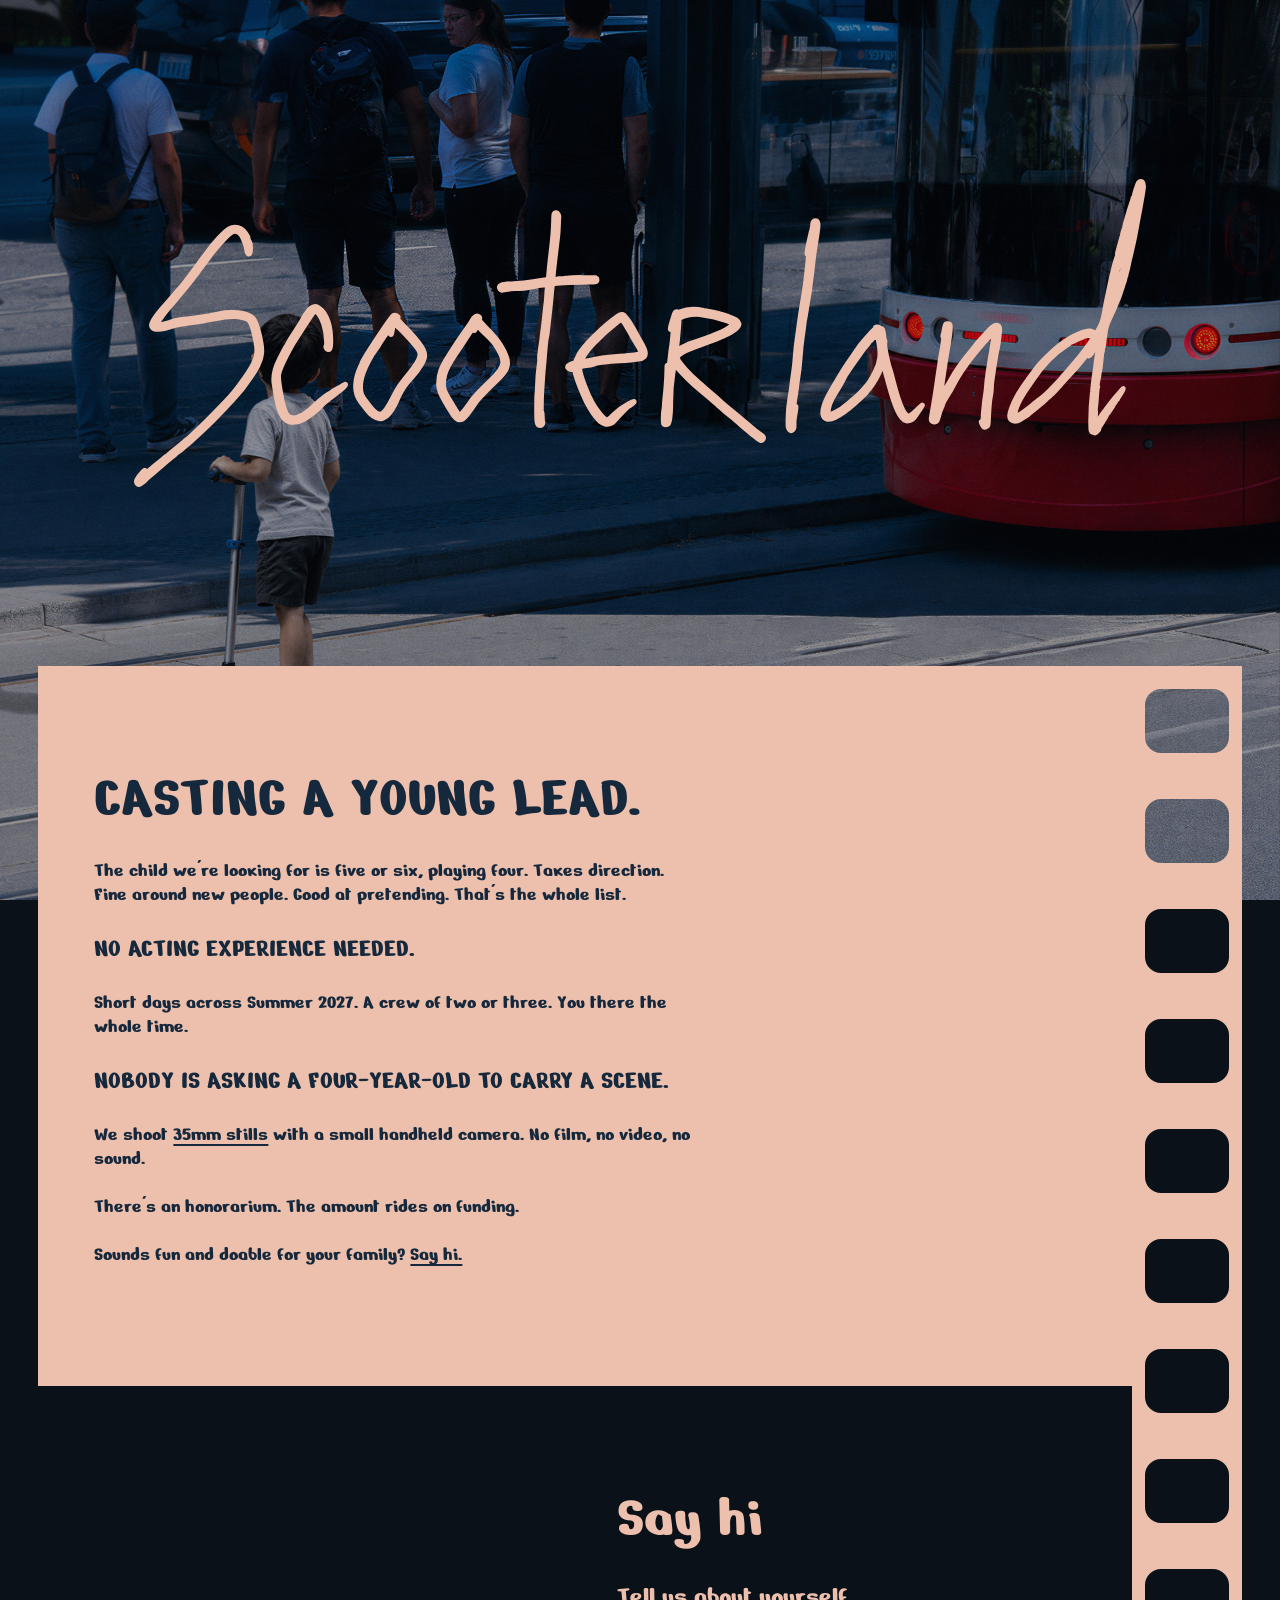
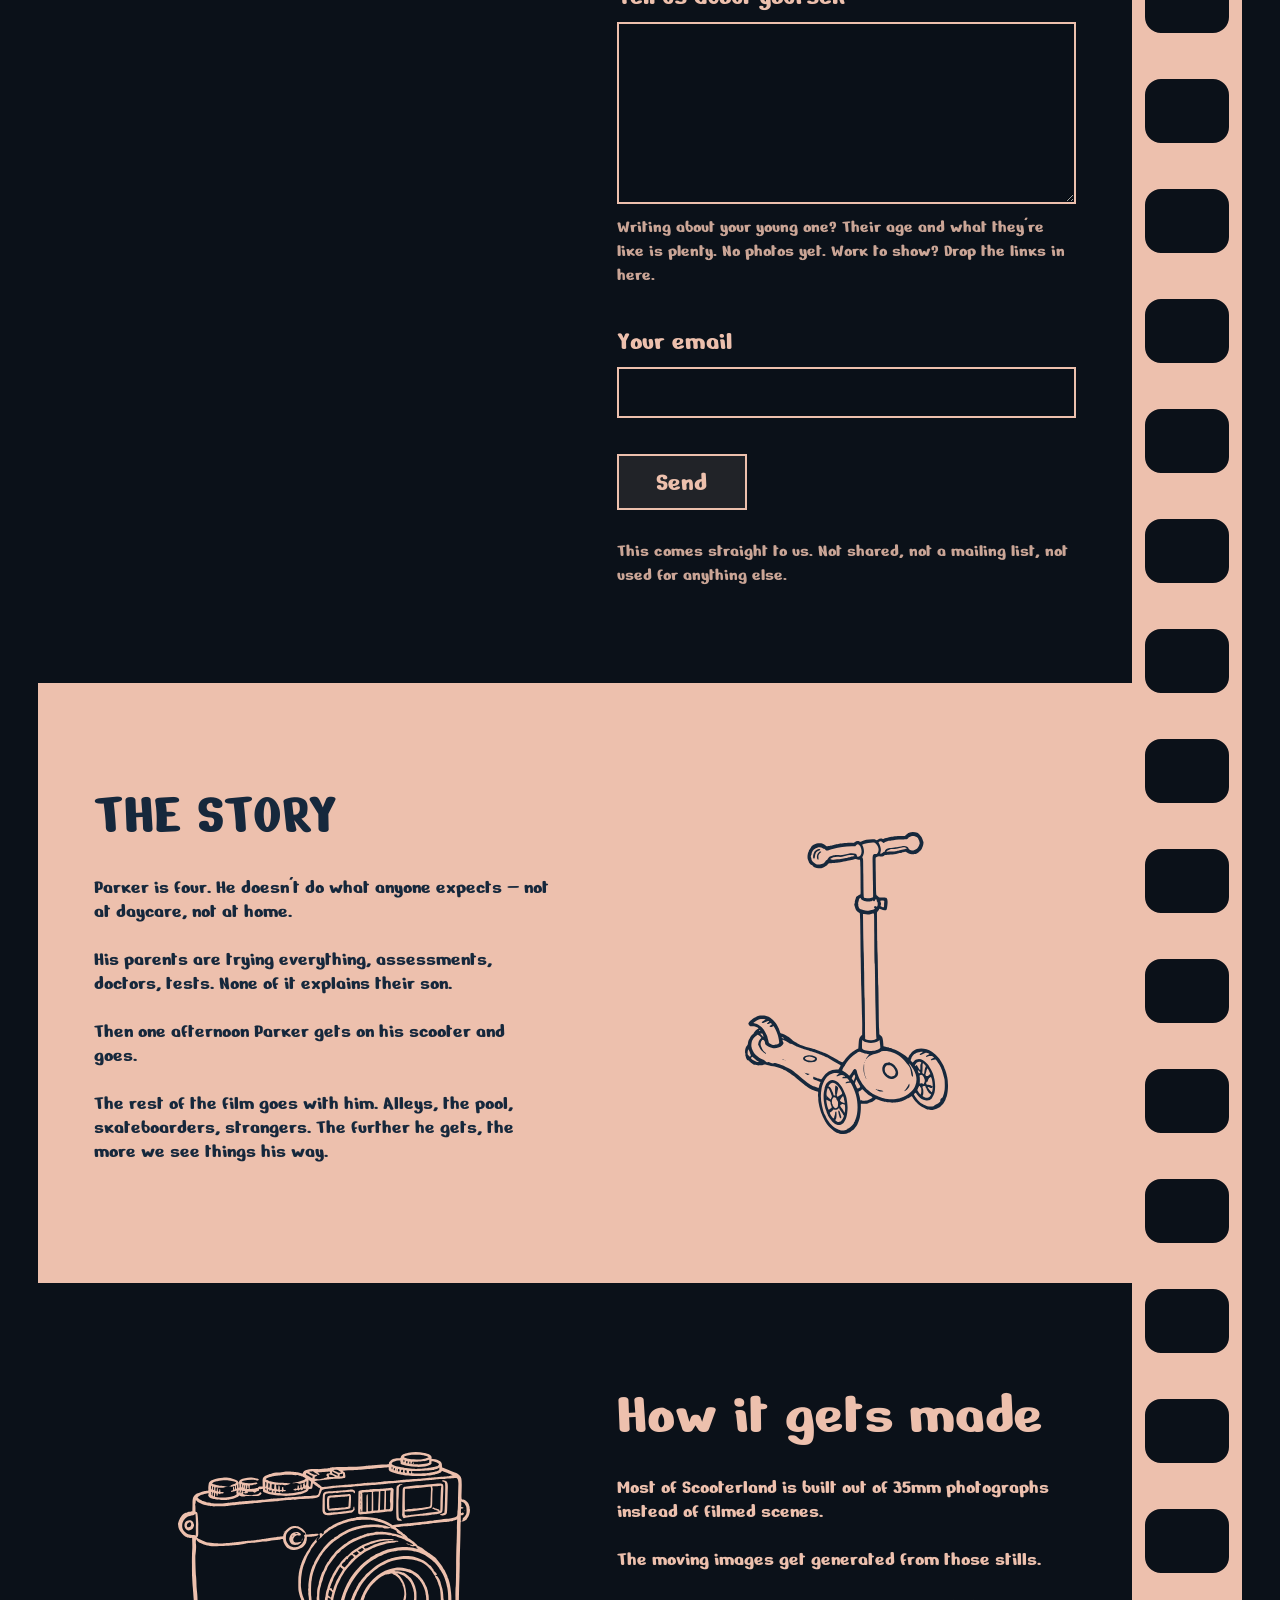
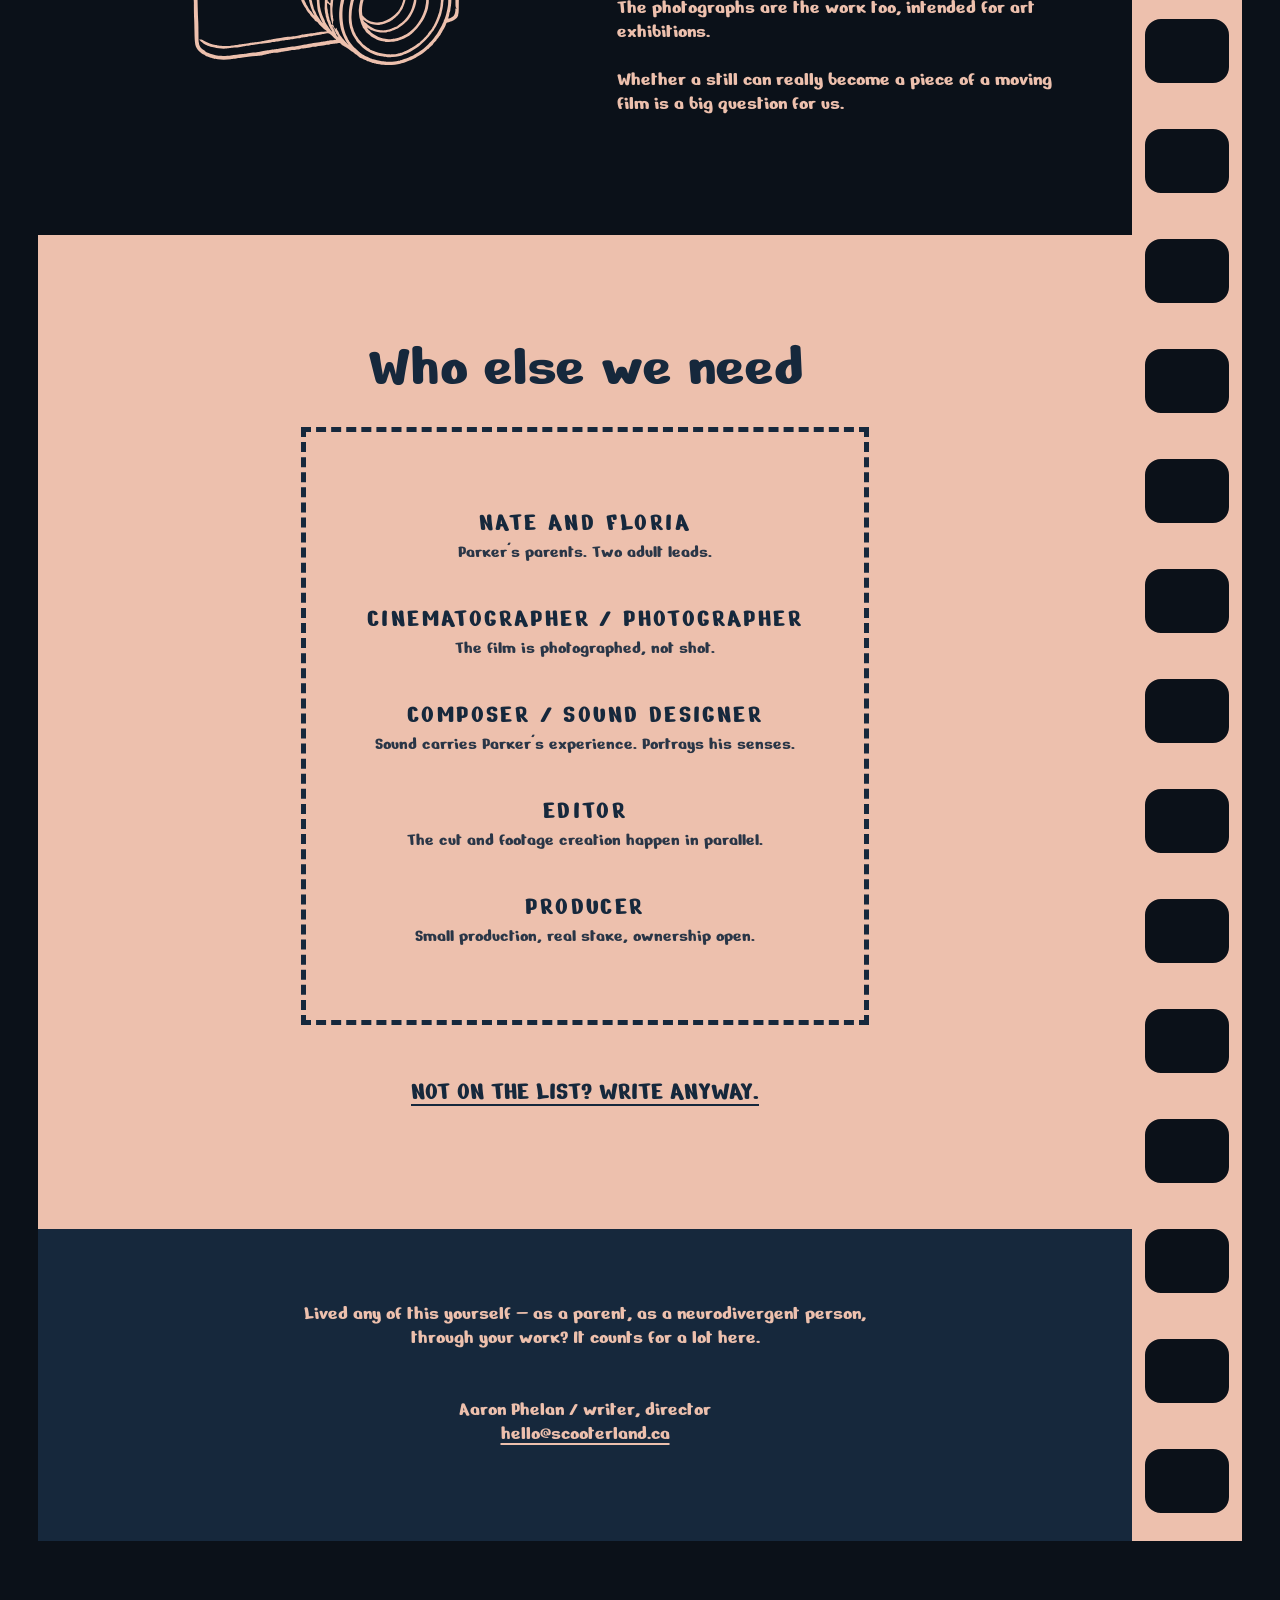
<file: index.html>
<!doctype html>
<html lang="en">
<head>
<meta charset="utf-8">
<meta name="viewport" content="width=device-width, initial-scale=1">
<title>Scooterland — casting a young lead</title>
<meta name="description" content="Scooterland is casting a young lead. A Toronto film built out of 35mm photographs.">

<link rel="icon" href="favicon.svg" type="image/svg+xml">
<link rel="icon" href="favicon.ico" sizes="32x32">
<link rel="apple-touch-icon" href="icon-180.png">

<link rel="preconnect" href="https://fonts.googleapis.com">
<link rel="preconnect" href="https://fonts.gstatic.com" crossorigin>
<link href="https://fonts.googleapis.com/css2?family=Nerko+One&display=swap" rel="stylesheet">
<link rel="stylesheet" href="style.css">
</head>
<body>

<!-- The site. Version F of the drafts, promoted to index.html on 2026-08-26
     when Aaron picked it; A–E and the draft 3 pair are in bu/web_versions/.

     One fixed photograph with a strip of frames running down it:
     peach panels in navy ink alternating with open panels that are nothing
     but the picture, in peach ink. The panels stop short of both
     edges and a sprocket rail runs down the right-hand margin. Below 900px
     the panels go edge to edge and the rail goes away. Reasoning is in
     style.css.

     COPY. Everything below is outreach/site_copy_short.md, swapped in whole on
     2026-08-26. Aaron edits that file by hand; this page is slots for it. If
     the words here and there disagree, that file is right and this one is
     stale. -->

<div class="bg" role="img" aria-label="A child on a scooter beside a Toronto streetcar"></div>
<div class="scrim" aria-hidden="true"></div>

<header class="hero">
  <h1 class="wordmark"><img src="scooterland_wm_film.svg" alt="Scooterland" width="571" height="174"></h1>
</header>

<div class="reel">
  <div class="sprockets" aria-hidden="true"></div>

  <!-- 1. Casting. Film panel, copy left. "35mm stills" jumps down to the
       method panel, which is where that sentence gets answered. -->
  <section class="band band-film">
    <div class="inner">
      <div class="col-text">
        <h2>CASTING A YOUNG LEAD.</h2>
        <p>The child we're looking for is five or six, playing four. Takes direction. Fine around new people. Good at pretending. That's the whole list.</p>
        <p class="shout">NO ACTING EXPERIENCE NEEDED.</p>
        <p>Short days across Summer 2027. A crew of two or three. You there the whole time.</p>
        <p class="shout">NOBODY IS ASKING A FOUR-YEAR-OLD TO CARRY A SCENE.</p>
        <p>We shoot <a href="#method">35mm stills</a> with a small handheld camera. No film, no video, no sound.</p>
        <p>There's an honorarium. The amount rides on funding.</p>
        <p>Sounds fun and doable for your family? <a href="#sayhi">Say hi.</a></p>
      </div>
    </div>
  </section>

  <!-- 2. The form. Open panel: no fill, the photograph behind it, form pushed
       right and the left half left to the picture. -->
  <section class="band band-open" id="sayhi">
    <div class="inner inner-split">
      <div class="col-art" aria-hidden="true"></div>
      <div class="col-text" id="sayhi-panel">
        <h2 id="sayhi-title">Say hi</h2>

        <!-- Netlify Forms, carried over from version B unchanged. Does nothing
             when the file is opened locally; it only works once deployed.
             Leave the attributes, the hidden form-name and the honeypot alone —
             this has never been tested end to end.

             2026-08-26: the page now posts this itself and swaps the thank-you
             into this panel, so nobody leaves the site to be thanked. The
             markup is untouched, because Netlify reads it at deploy time and
             does not care how the browser sends the data. action="/thanks.html"
             stays for the case where the script never runs. Script at the foot
             of the file. -->
        <form id="sayhi-form" name="scooterland" method="POST" action="/thanks.html"
              data-netlify="true" data-netlify-honeypot="bot-field">

          <input type="hidden" name="form-name" value="scooterland">
          <p hidden><label>Leave this empty: <input name="bot-field"></label></p>

          <div class="field-set">
            <label for="message">Tell us about yourself</label>
            <textarea id="message" name="message" rows="6" required></textarea>
            <p class="help">Writing about your young one? Their age and what they're like is plenty. No photos yet. Work to show? Drop the links in here.</p>
          </div>

          <div class="field-set">
            <label for="email">Your email</label>
            <input id="email" name="email" type="email" autocomplete="email" required>
          </div>

          <p class="form-error" id="sayhi-error" role="alert" hidden>That didn't send — it may be the connection. Nothing you typed is lost, so try again, or write to <a href="mailto:hello@scooterland.ca">hello@scooterland.ca</a>.</p>

          <button type="submit">Send</button>

          <p class="privacy">This comes straight to us. Not shared, not a mailing list, not used for anything else.</p>
        </form>

        <!-- Where the send lands. The same words as thanks.html, which is now
             only the fallback for a browser with JS off. Two copies of one
             message: an edit here wants the same edit there, and this is the
             one almost everybody reads. -->
        <div id="sayhi-done" hidden>
          <h2 tabindex="-1">Got it. Thanks.</h2>
          <p>We read everything that comes in and we'll write back.</p>
          <p class="privacy">Need to add something, or want your note deleted? <a href="mailto:hello@scooterland.ca">hello@scooterland.ca</a></p>
        </div>
      </div>
    </div>
  </section>

  <!-- 3. The story. Peach panel, copy left, scooter centred in the right half. -->
  <section class="band band-film">
    <div class="inner inner-split inner-swap">
      <div class="col-text">
        <h2>THE STORY</h2>
        <p>Parker is four. He doesn't do what anyone expects — not at daycare, not at home.</p>
        <p>His parents are trying everything, assessments, doctors, tests. None of it explains their son.</p>
        <p>Then one afternoon Parker gets on his scooter and goes.</p>
        <p>The rest of the film goes with him. Alleys, the pool, skateboarders, strangers. The further he gets, the more we see things his way.</p>
      </div>
      <div class="col-art">
        <img class="art art-scooter" src="scooter_navy.svg" alt="" width="150" height="224">
      </div>
    </div>
  </section>

  <!-- 4. Method. Open panel, camera in peach on the picture. Target of the
       "35mm stills" link in panel 1. -->
  <section class="band band-open" id="method">
    <div class="inner inner-split">
      <div class="col-art">
        <img class="art art-camera" src="camera_peach.svg" alt="" width="189" height="138">
      </div>
      <div class="col-text">
        <h2>How it gets made</h2>
        <p>Most of Scooterland is built out of 35mm photographs instead of filmed scenes.</p>
        <p>The moving images get generated from those stills.</p>
        <p>The photographs are the work too, intended for art exhibitions.</p>
        <p>Whether a still can really become a piece of a moving film is a big question for us.</p>
      </div>
    </div>
  </section>

  <!-- 5. Who else. Film panel; the roles are boxed as end credits. -->
  <section class="band band-film">
    <div class="inner inner-narrow">
      <h2 class="centred">Who else we need</h2>

      <ol class="credits">
        <li>
          <span class="credit-role">Nate and Floria</span>
          <span class="credit-note">Parker's parents. Two adult leads.</span>
        </li>
        <li>
          <span class="credit-role">Cinematographer / Photographer</span>
          <span class="credit-note">The film is photographed, not shot.</span>
        </li>
        <li>
          <span class="credit-role">Composer / Sound Designer</span>
          <span class="credit-note">Sound carries Parker's experience. Portrays his senses.</span>
        </li>
        <li>
          <span class="credit-role">Editor</span>
          <span class="credit-note">The cut and footage creation happen in parallel.</span>
        </li>
        <li>
          <span class="credit-role">Producer</span>
          <span class="credit-note">Small production, real stake, ownership open.</span>
        </li>
      </ol>

      <p class="shout centred"><a href="#sayhi">NOT ON THE LIST? WRITE ANYWAY.</a></p>
    </div>
  </section>

  <!-- 6. Closing. Solid navy, centred: the reel ends on a black frame. -->
  <section class="band band-navy band-close">
    <div class="inner inner-narrow centred">
      <p>Lived any of this yourself — as a parent, as a neurodivergent person, through your work? It counts for a lot here.</p>
      <p class="sign">Aaron Phelan / writer, director<br>
        <a href="mailto:hello@scooterland.ca">hello@scooterland.ca</a></p>
    </div>
  </section>

</div>

<div class="tail" aria-hidden="true"></div>

<script>
/* The only script on the page. The photograph is clearest at rest, so the
   veil over it starts thin and thickens across the first screen of scroll,
   reaching the value the peach copy needs to be readable over the picture.
   The film panels are opaque and unaffected. If this never runs, the CSS
   default is already that readable value. */
(function () {
  var root = document.documentElement;
  var thin = 0.28, full = 0.72, pending = false;
  function set() {
    pending = false;
    var t = Math.min(1, window.scrollY / Math.max(1, window.innerHeight * 0.8));
    root.style.setProperty('--scrim', (thin + (full - thin) * t).toFixed(3));
  }
  function onScroll() {
    if (!pending) { pending = true; requestAnimationFrame(set); }
  }
  set();
  window.addEventListener('scroll', onScroll, { passive: true });
  window.addEventListener('resize', onScroll);
})();

/* Links that point at the form put the cursor in the box. The href does all
   the work it already did — the browser still jumps to the top of the panel,
   still smoothly — and this only moves focus afterwards. preventScroll is the
   whole trick: without it the browser hauls the textarea to the middle of the
   window and you land halfway down a panel with its heading cut off.

   Not on a phone. Focusing a textarea there throws the keyboard up over the
   panel you just arrived at, so you never see "Say hi" at all. 900px is the
   same breakpoint the layout uses. */
(function () {
  var box = document.getElementById('message');
  if (!box) return;
  var links = document.querySelectorAll('a[href="#sayhi"]');
  for (var i = 0; i < links.length; i++) {
    links[i].addEventListener('click', function () {
      if (window.matchMedia('(max-width: 900px)').matches) return;
      /* After the default action, not during it. The href's own fragment jump
         resets where focus sits, so focusing inside the handler is undone a
         moment later by the browser — measured, not guessed. */
      setTimeout(function () { box.focus({ preventScroll: true }); }, 0);
    });
  }
})();

/* Sending the form without leaving the page.

   Netlify finds a form by parsing this file when the site deploys — that is
   the whole of what data-netlify does — and it has no interest in how the
   browser eventually sends the data. So the markup above is untouched and
   this posts the same fields itself. Three things in the body are
   load-bearing: form-name, which is what routes the submission to the right
   form; the empty bot-field honeypot; and the urlencoded content type. The
   POST goes to "/" by convention; any path on the site is handled the same.

   With JS off none of this runs, the browser submits the ordinary way, and
   action="/thanks.html" catches it. That page is the fallback, not the path.

   This cannot be tested from disk. There is no Netlify to POST to when the
   file is opened locally, so the fetch fails and what you see is the error
   line. Test it on a deploy preview, then delete the test submissions. */
(function () {
  var form  = document.getElementById('sayhi-form');
  var panel = document.getElementById('sayhi-panel');
  var title = document.getElementById('sayhi-title');
  var done  = document.getElementById('sayhi-done');
  var oops  = document.getElementById('sayhi-error');
  if (!form || !panel || !done) return;

  var button = form.querySelector('button[type="submit"]');
  var label  = button ? button.textContent : '';
  var calm   = window.matchMedia('(prefers-reduced-motion: reduce)').matches;
  var fade   = calm ? 0 : 180;

  /* Nothing here fires until the fields are valid: the browser's own
     validation runs first and blocks the submit event entirely, so required
     and type="email" still do their own telling off. */
  form.addEventListener('submit', function (e) {
    e.preventDefault();
    if (oops) oops.hidden = true;
    if (button) { button.disabled = true; button.textContent = 'Sending…'; }

    fetch('/', {
      method: 'POST',
      headers: { 'Content-Type': 'application/x-www-form-urlencoded' },
      body: new URLSearchParams(new FormData(form)).toString()
    }).then(function (r) {
      if (!r.ok) throw new Error(r.status);
      swap();
    }).catch(function () {
      /* Everything typed stays in the boxes. Losing a paragraph somebody
         wrote about their child to a dropped connection is the one failure
         this form cannot afford. */
      if (button) { button.disabled = false; button.textContent = label; }
      if (oops) oops.hidden = false;
    });
  });

  function swap() {
    /* Freeze the height first. The form stands about 450px taller than three
       lines of thanks, and letting the panel collapse by that much hauls the
       whole page up past the message it just printed. */
    panel.style.minHeight = panel.offsetHeight + 'px';
    if (title) title.classList.add('is-out');
    form.classList.add('is-out');

    setTimeout(function () {
      if (title) title.hidden = true;
      form.hidden = true;
      panel.classList.add('is-done');

      done.hidden = false;
      done.classList.add('is-out');
      void done.offsetWidth;          /* commit the invisible state, then fade */
      done.classList.remove('is-out');

      /* Focus, because a screen reader is otherwise told nothing at all, and
         a scroll, because the form may have been taller than the window and
         its heading long since above it. */
      var head = done.querySelector('h2');
      if (head) {
        head.focus({ preventScroll: true });
        head.scrollIntoView({ behavior: calm ? 'auto' : 'smooth', block: 'center' });
      }
    }, fade);
  }
})();
</script>

</body>
</html>
</file>
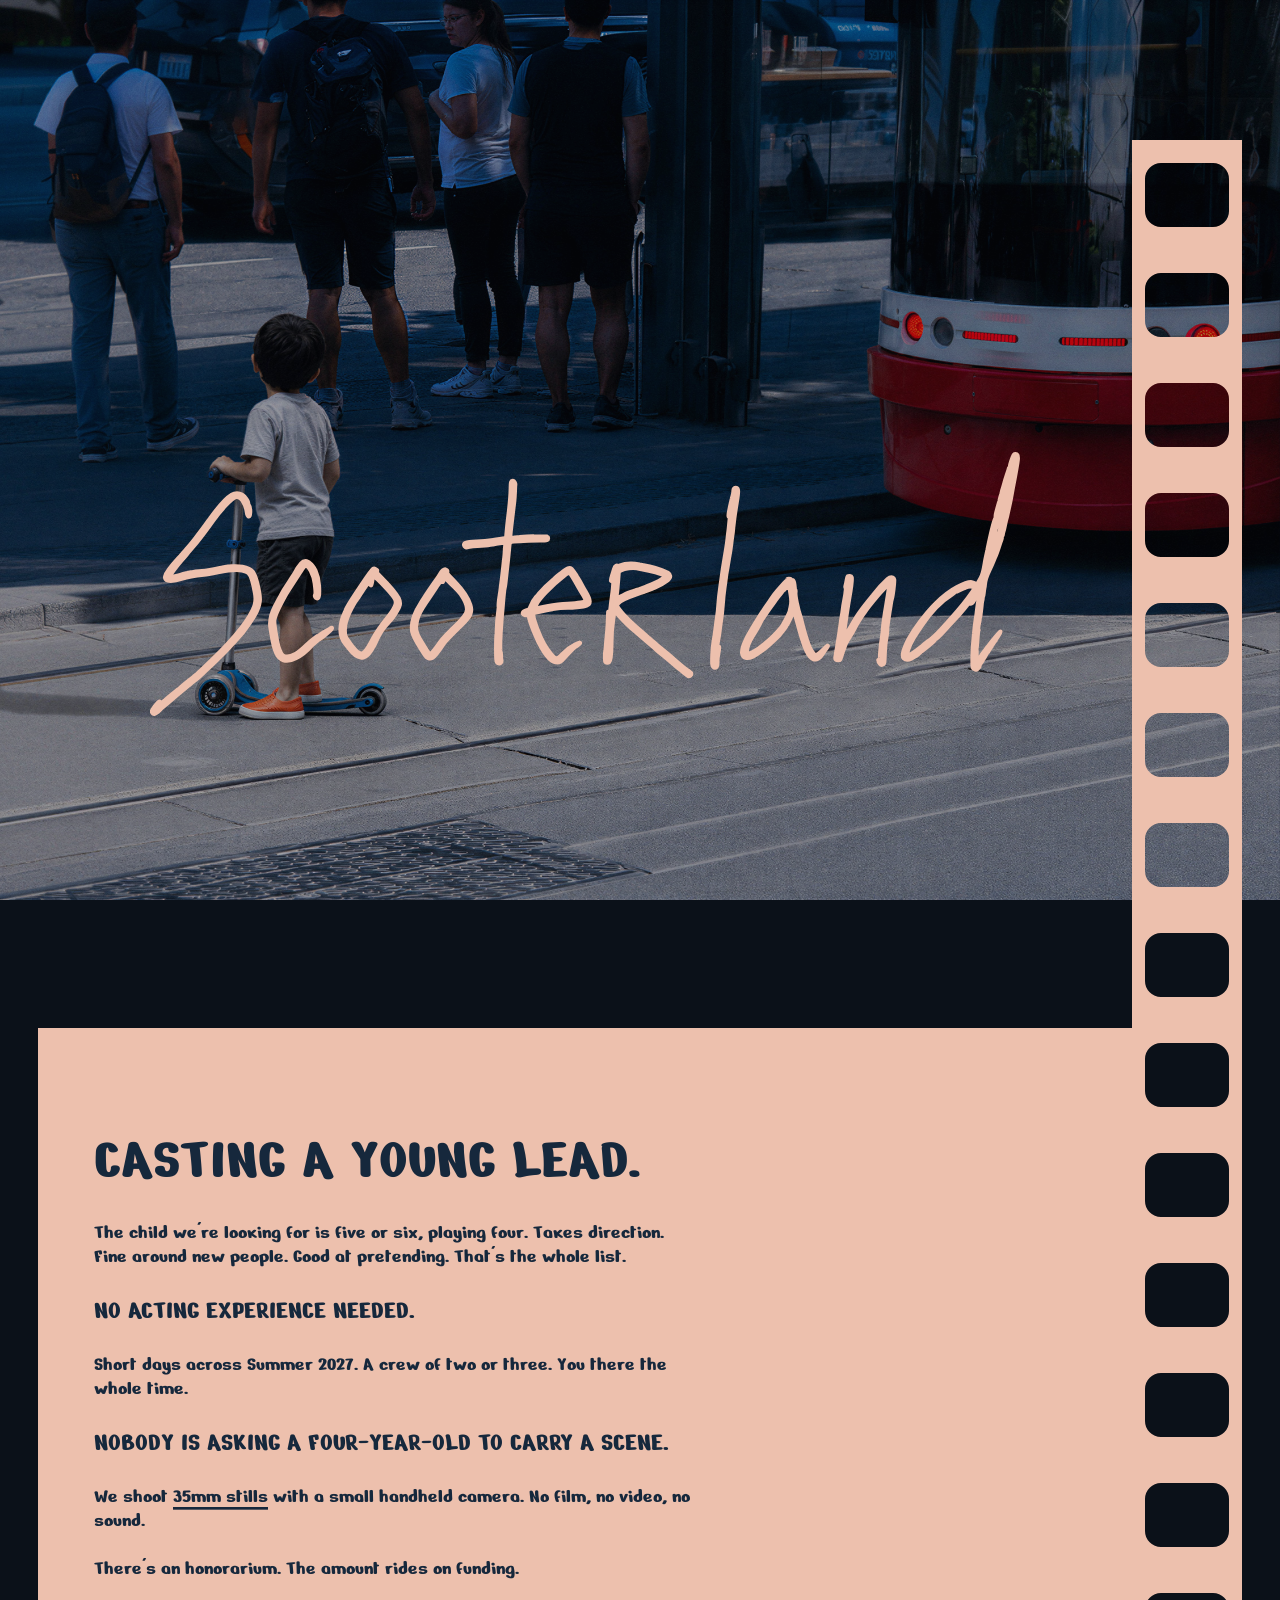
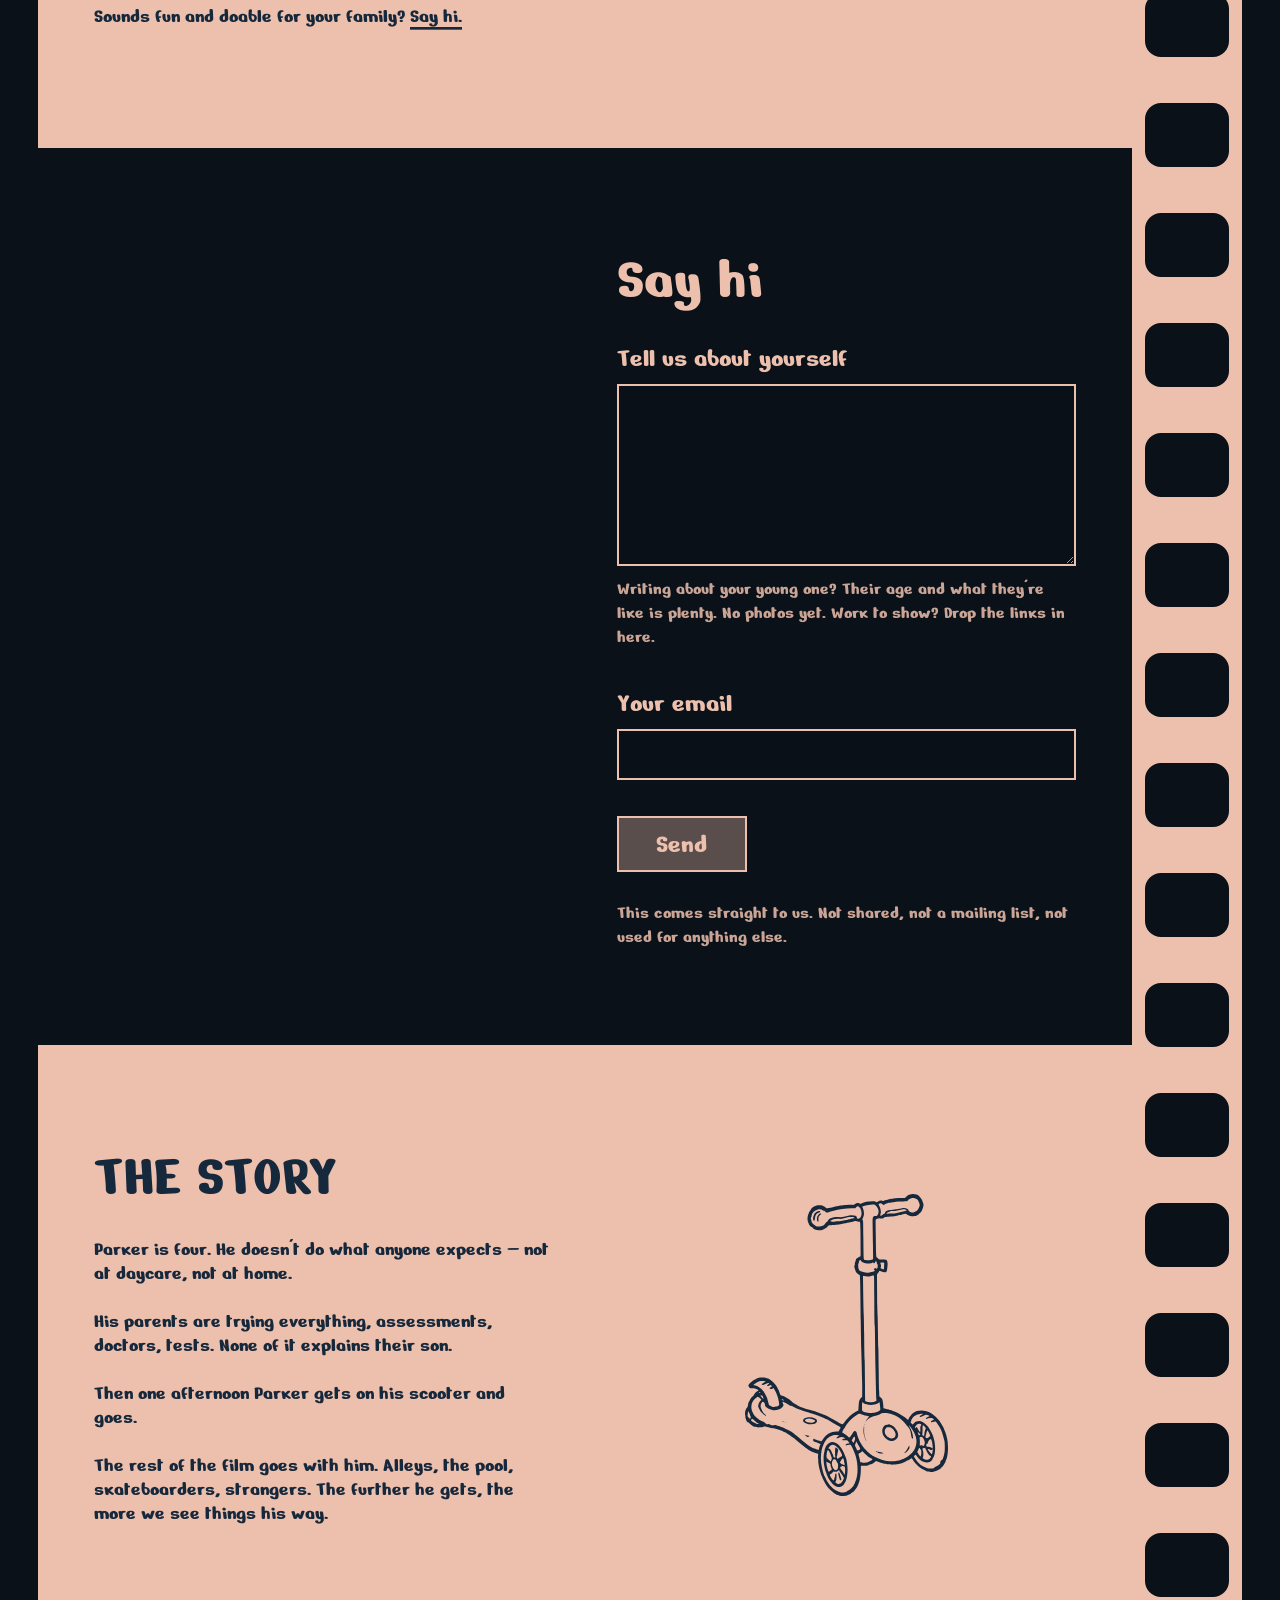
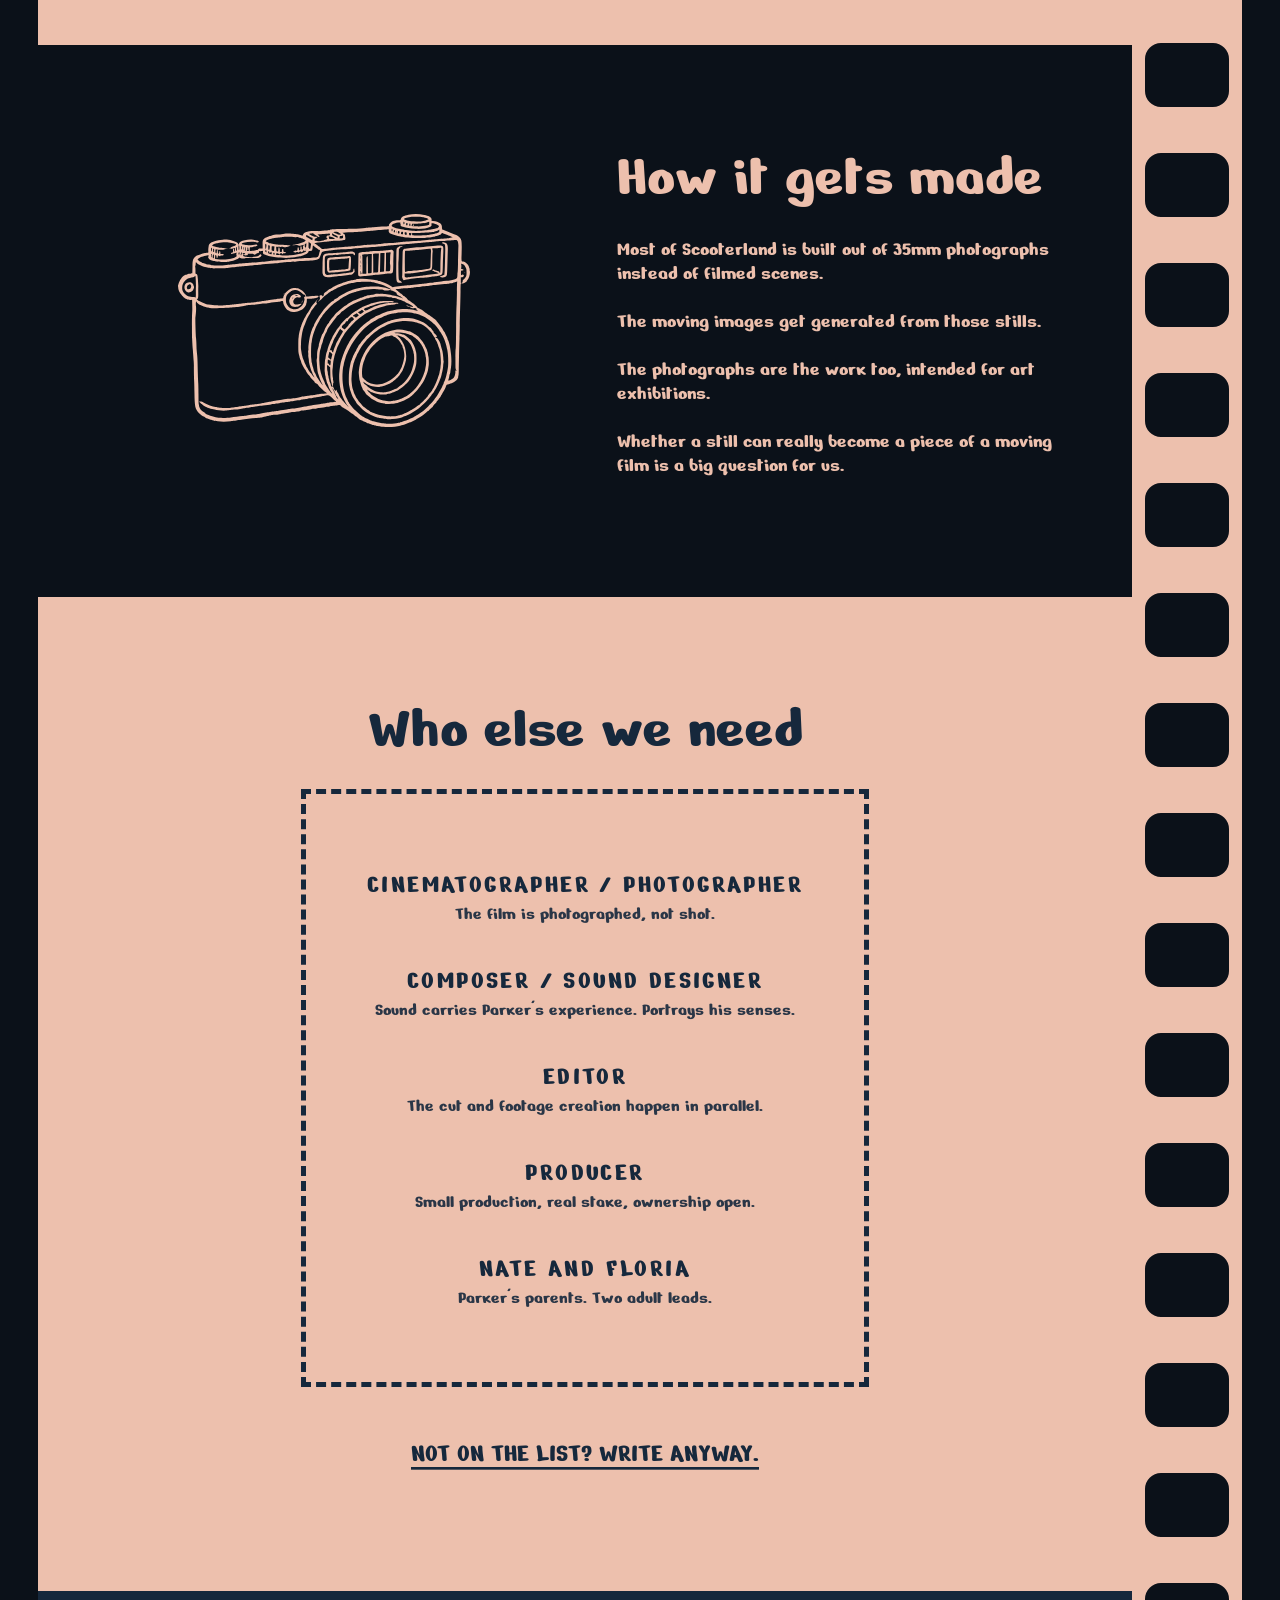
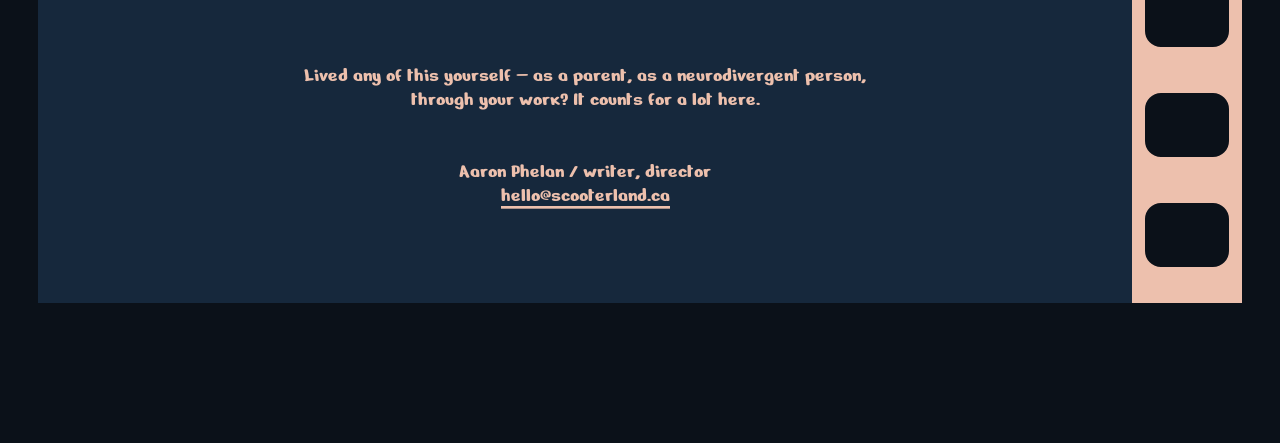
<file: g.html>
<!doctype html>
<html lang="en">
<head>
<meta charset="utf-8">
<meta name="viewport" content="width=device-width, initial-scale=1">
<title>Scooterland — casting a young lead</title>
<meta name="description" content="Scooterland is casting a young lead. A Toronto film built out of 35mm photographs.">

<link rel="icon" href="favicon.svg" type="image/svg+xml">
<link rel="icon" href="favicon.ico" sizes="32x32">
<link rel="apple-touch-icon" href="icon-180.png">

<link rel="preconnect" href="https://fonts.googleapis.com">
<link rel="preconnect" href="https://fonts.gstatic.com" crossorigin>
<link href="https://fonts.googleapis.com/css2?family=Nerko+One&display=swap" rel="stylesheet">
<link rel="stylesheet" href="g.css">
</head>
<body>

<!-- The site. Version F of the drafts, promoted to index.html on 2026-08-26
     when Aaron picked it; A–E and the draft 3 pair are in bu/web_versions/.

     One fixed photograph with a strip of frames running down it:
     peach panels in navy ink alternating with open panels that are nothing
     but the picture, in peach ink. The panels stop short of both
     edges and a sprocket rail runs down the right-hand margin. Below 900px
     the panels go edge to edge and the rail goes away. Reasoning is in
     style.css.

     COPY. Everything below is outreach/site_copy_short.md, swapped in whole on
     2026-08-26. Aaron edits that file by hand; this page is slots for it. If
     the words here and there disagree, that file is right and this one is
     stale. -->

<div class="bg" role="img" aria-label="A child on a scooter beside a Toronto streetcar"></div>
<div class="scrim" aria-hidden="true"></div>

<div class="head" aria-hidden="true"></div>

<div class="reel">
  <div class="sprockets" aria-hidden="true"></div>

  <!-- 0. The title. In the live page this is a hero standing above the reel;
       here it is the reel's first frame, so the sprocket rail runs up beside
       it like it does beside every other panel. Open frame: the photograph
       shows through and the wordmark is peach on it, which keeps the strip's
       open/film alternation intact all the way down. -->
  <header class="band band-open band-title">
    <div class="inner">
      <h1 class="wordmark"><img src="scooterland_wm_film.svg" alt="Scooterland" width="571" height="174"></h1>
    </div>
  </header>

  <!-- 1. Casting. Film panel, copy left. "35mm stills" jumps down to the
       method panel, which is where that sentence gets answered. -->
  <section class="band band-film">
    <div class="inner">
      <div class="col-text">
        <h2>CASTING A YOUNG LEAD.</h2>
        <p>The child we're looking for is five or six, playing four. Takes direction. Fine around new people. Good at pretending. That's the whole list.</p>
        <p class="shout">NO ACTING EXPERIENCE NEEDED.</p>
        <p>Short days across Summer 2027. A crew of two or three. You there the whole time.</p>
        <p class="shout">NOBODY IS ASKING A FOUR-YEAR-OLD TO CARRY A SCENE.</p>
        <p>We shoot <a href="#method">35mm stills</a> with a small handheld camera. No film, no video, no sound.</p>
        <p>There's an honorarium. The amount rides on funding.</p>
        <p>Sounds fun and doable for your family? <a href="#sayhi">Say hi.</a></p>
      </div>
    </div>
  </section>

  <!-- 2. The form. Open panel: no fill, the photograph behind it, form pushed
       right and the left half left to the picture. -->
  <section class="band band-open" id="sayhi">
    <div class="inner inner-split">
      <div class="col-art" aria-hidden="true"></div>
      <div class="col-text">
        <h2>Say hi</h2>

        <!-- Netlify Forms, carried over from version B unchanged. Does nothing
             when the file is opened locally; it only works once deployed.
             Leave the attributes, the hidden form-name and the honeypot alone —
             this has never been tested end to end. -->
        <form name="scooterland" method="POST" action="/thanks.html"
              data-netlify="true" data-netlify-honeypot="bot-field">

          <input type="hidden" name="form-name" value="scooterland">
          <p hidden><label>Leave this empty: <input name="bot-field"></label></p>

          <div class="field-set">
            <label for="message">Tell us about yourself</label>
            <textarea id="message" name="message" rows="6" required></textarea>
            <p class="help">Writing about your young one? Their age and what they're like is plenty. No photos yet. Work to show? Drop the links in here.</p>
          </div>

          <div class="field-set">
            <label for="email">Your email</label>
            <input id="email" name="email" type="email" autocomplete="email" required>
          </div>

          <button type="submit">Send</button>

          <p class="privacy">This comes straight to us. Not shared, not a mailing list, not used for anything else.</p>
        </form>
      </div>
    </div>
  </section>

  <!-- 3. The story. Peach panel, copy left, scooter centred in the right half. -->
  <section class="band band-film">
    <div class="inner inner-split inner-swap">
      <div class="col-text">
        <h2>THE STORY</h2>
        <p>Parker is four. He doesn't do what anyone expects — not at daycare, not at home.</p>
        <p>His parents are trying everything, assessments, doctors, tests. None of it explains their son.</p>
        <p>Then one afternoon Parker gets on his scooter and goes.</p>
        <p>The rest of the film goes with him. Alleys, the pool, skateboarders, strangers. The further he gets, the more we see things his way.</p>
      </div>
      <div class="col-art">
        <img class="art art-scooter" src="scooter_navy.svg" alt="" width="150" height="224">
      </div>
    </div>
  </section>

  <!-- 4. Method. Open panel, camera in peach on the picture. Target of the
       "35mm stills" link in panel 1. -->
  <section class="band band-open" id="method">
    <div class="inner inner-split">
      <div class="col-art">
        <img class="art art-camera" src="camera_peach.svg" alt="" width="189" height="138">
      </div>
      <div class="col-text">
        <h2>How it gets made</h2>
        <p>Most of Scooterland is built out of 35mm photographs instead of filmed scenes.</p>
        <p>The moving images get generated from those stills.</p>
        <p>The photographs are the work too, intended for art exhibitions.</p>
        <p>Whether a still can really become a piece of a moving film is a big question for us.</p>
      </div>
    </div>
  </section>

  <!-- 5. Who else. Film panel; the roles are boxed as end credits. -->
  <section class="band band-film">
    <div class="inner inner-narrow">
      <h2 class="centred">Who else we need</h2>

      <ol class="credits">
        <li>
          <span class="credit-role">Cinematographer / Photographer</span>
          <span class="credit-note">The film is photographed, not shot.</span>
        </li>
        <li>
          <span class="credit-role">Composer / Sound Designer</span>
          <span class="credit-note">Sound carries Parker's experience. Portrays his senses.</span>
        </li>
        <li>
          <span class="credit-role">Editor</span>
          <span class="credit-note">The cut and footage creation happen in parallel.</span>
        </li>
        <li>
          <span class="credit-role">Producer</span>
          <span class="credit-note">Small production, real stake, ownership open.</span>
        </li>
        <li>
          <span class="credit-role">Nate and Floria</span>
          <span class="credit-note">Parker's parents. Two adult leads.</span>
        </li>
      </ol>

      <p class="shout centred"><a href="#sayhi">NOT ON THE LIST? WRITE ANYWAY.</a></p>
    </div>
  </section>

  <!-- 6. Closing. Solid navy, centred: the reel ends on a black frame. -->
  <section class="band band-navy band-close">
    <div class="inner inner-narrow centred">
      <p>Lived any of this yourself — as a parent, as a neurodivergent person, through your work? It counts for a lot here.</p>
      <p class="sign">Aaron Phelan / writer, director<br>
        <a href="mailto:hello@scooterland.ca">hello@scooterland.ca</a></p>
    </div>
  </section>

</div>

<div class="tail" aria-hidden="true"></div>

<script>
/* The only script on the page. The photograph is clearest at rest, so the
   veil over it starts thin and thickens across the first screen of scroll,
   reaching the value the peach copy needs to be readable over the picture.
   The film panels are opaque and unaffected. If this never runs, the CSS
   default is already that readable value. */
(function () {
  var root = document.documentElement;
  var thin = 0.28, full = 0.72, pending = false;
  function set() {
    pending = false;
    var t = Math.min(1, window.scrollY / Math.max(1, window.innerHeight * 0.8));
    root.style.setProperty('--scrim', (thin + (full - thin) * t).toFixed(3));
  }
  function onScroll() {
    if (!pending) { pending = true; requestAnimationFrame(set); }
  }
  set();
  window.addEventListener('scroll', onScroll, { passive: true });
  window.addEventListener('resize', onScroll);
})();

/* Links that point at the form put the cursor in the box. The href does all
   the work it already did — the browser still jumps to the top of the panel,
   still smoothly — and this only moves focus afterwards. preventScroll is the
   whole trick: without it the browser hauls the textarea to the middle of the
   window and you land halfway down a panel with its heading cut off.

   Not on a phone. Focusing a textarea there throws the keyboard up over the
   panel you just arrived at, so you never see "Say hi" at all. 900px is the
   same breakpoint the layout uses. */
(function () {
  var box = document.getElementById('message');
  if (!box) return;
  var links = document.querySelectorAll('a[href="#sayhi"]');
  for (var i = 0; i < links.length; i++) {
    links[i].addEventListener('click', function () {
      if (window.matchMedia('(max-width: 900px)').matches) return;
      /* After the default action, not during it. The href's own fragment jump
         resets where focus sits, so focusing inside the handler is undone a
         moment later by the browser — measured, not guessed. */
      setTimeout(function () { box.focus({ preventScroll: true }); }, 0);
    });
  }
})();
</script>

</body>
</html>
</file>
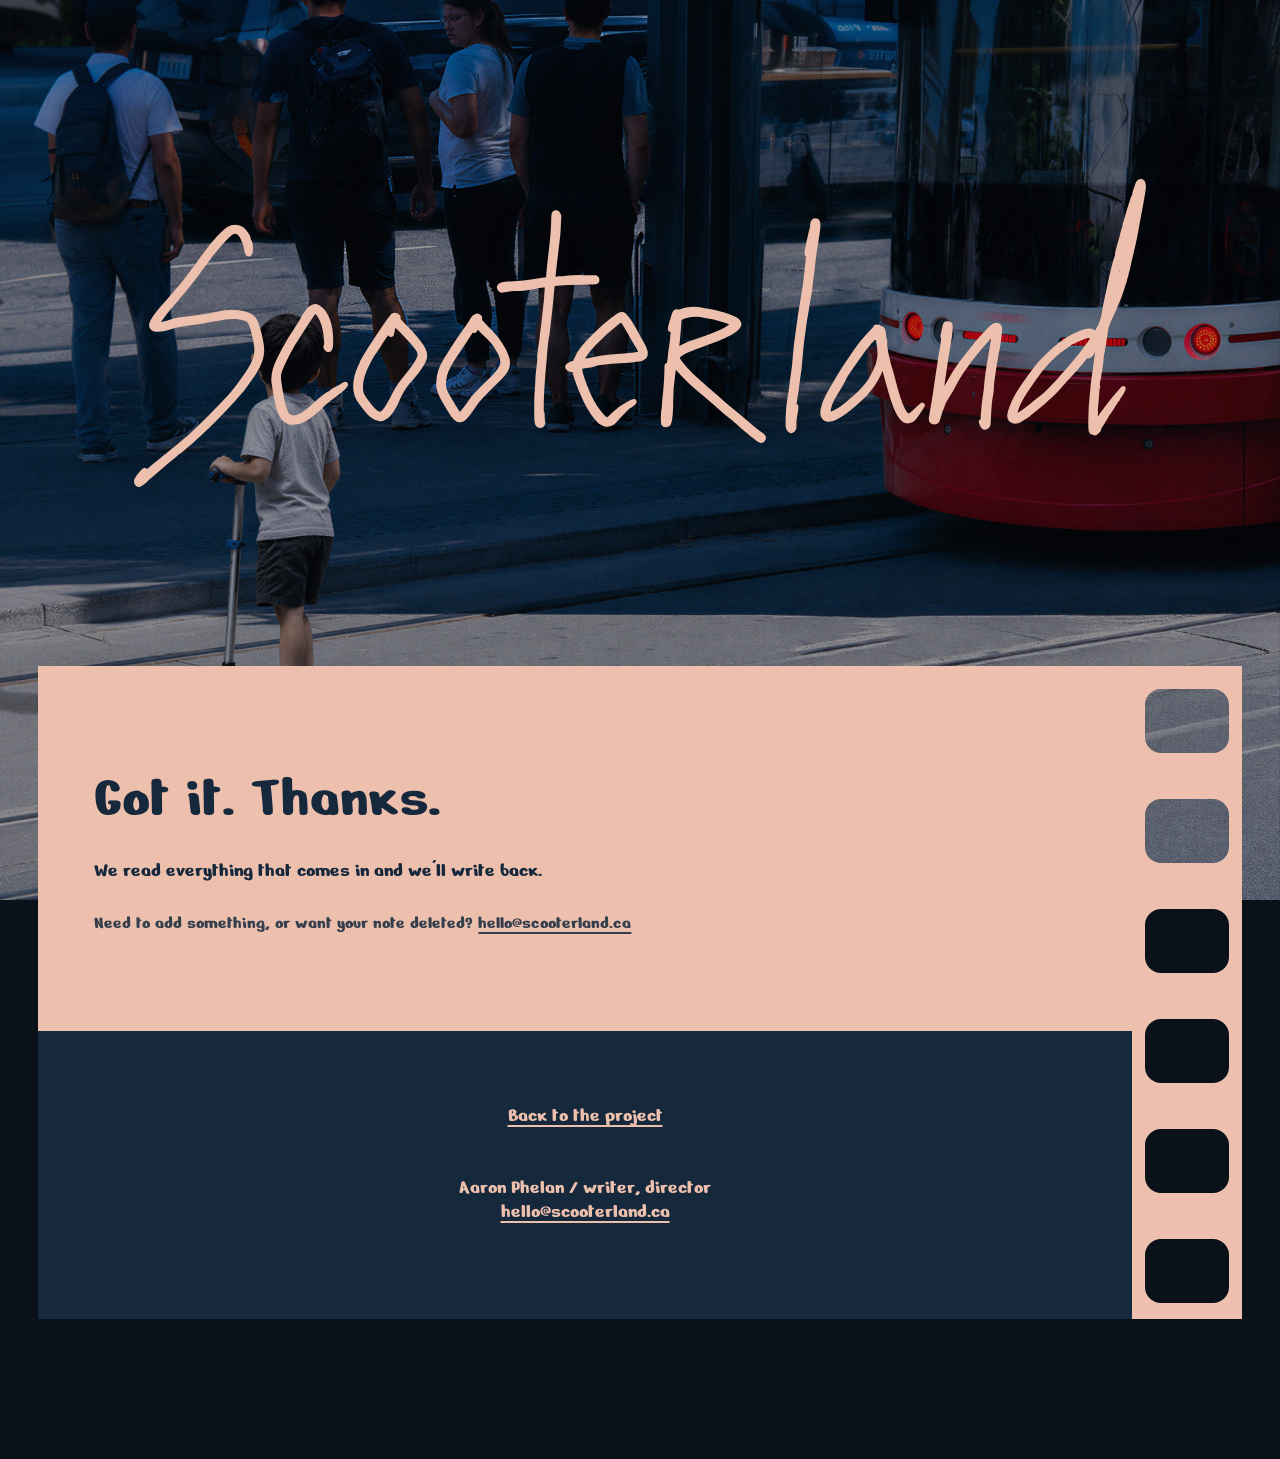
<file: thanks.html>
<!doctype html>
<html lang="en">
<head>
<meta charset="utf-8">
<meta name="viewport" content="width=device-width, initial-scale=1">
<title>Thanks — Scooterland</title>
<meta name="robots" content="noindex">

<link rel="icon" href="favicon.svg" type="image/svg+xml">
<link rel="icon" href="favicon.ico" sizes="32x32">
<link rel="apple-touch-icon" href="icon-180.png">

<link rel="preconnect" href="https://fonts.googleapis.com">
<link rel="preconnect" href="https://fonts.gstatic.com" crossorigin>
<link href="https://fonts.googleapis.com/css2?family=Nerko+One&display=swap" rel="stylesheet">
<link rel="stylesheet" href="style.css">
</head>
<body>

<!-- The fallback, since 2026-08-26. index.html now posts the form over fetch
     and swaps the same message into the "Say hi" panel, so this page is only
     reached by a browser running with JS off, where the form submits the
     ordinary way to its action. The words below and the words in that panel
     are the same words and want to stay that way; nothing else keeps them in
     step. There is no copy of this message in outreach/site_copy_short.md.

     Where the form lands. Rebuilt 2026-08-26 when version F became the site:
     this page had been carrying draft 3's markup against draft 3's stylesheet,
     and promoting F to style.css would have left it a pile of unstyled text.

     Same photograph, same wordmark, same rail, one short frame and the
     sign-off — the reel runs out almost as soon as it starts, which is the
     right length for a page nobody stays on. The copy is draft 3's, unchanged
     apart from the section nav, which pointed at anchors (#parker, #film,
     #method, #people) that no longer exist in F.

     No arrow on the back link: Nerko One is a handwriting face with a small
     glyph set, and draft 3's &larr; would have been painted by a fallback. -->

<div class="bg" role="img" aria-label="A child on a scooter beside a Toronto streetcar"></div>
<div class="scrim" aria-hidden="true"></div>

<header class="hero">
  <h1 class="wordmark"><img src="scooterland_wm_film.svg" alt="Scooterland" width="571" height="174"></h1>
</header>

<div class="reel">
  <div class="sprockets" aria-hidden="true"></div>

  <section class="band band-film">
    <div class="inner">
      <div class="col-text">
        <h2>Got it. Thanks.</h2>
        <p>We read everything that comes in and we'll write back.</p>
        <p class="privacy">Need to add something, or want your note deleted? <a href="mailto:hello@scooterland.ca">hello@scooterland.ca</a></p>
      </div>
    </div>
  </section>

  <section class="band band-navy band-close">
    <div class="inner inner-narrow centred">
      <p><a href="/">Back to the project</a></p>
      <p class="sign">Aaron Phelan / writer, director<br>
        <a href="mailto:hello@scooterland.ca">hello@scooterland.ca</a></p>
    </div>
  </section>

</div>

<div class="tail" aria-hidden="true"></div>

<script>
/* Same veil as index.html: thin at rest so the photograph is clean under the
   wordmark, thickening across the first screen of scroll. This page is short
   enough that it may never thicken, which is fine — both its panels are
   opaque. With JS off the CSS default is already the readable value. */
(function () {
  var root = document.documentElement;
  var thin = 0.28, full = 0.72, pending = false;
  function set() {
    pending = false;
    var t = Math.min(1, window.scrollY / Math.max(1, window.innerHeight * 0.8));
    root.style.setProperty('--scrim', (thin + (full - thin) * t).toFixed(3));
  }
  function onScroll() {
    if (!pending) { pending = true; requestAnimationFrame(set); }
  }
  set();
  window.addEventListener('scroll', onScroll, { passive: true });
  window.addEventListener('resize', onScroll);
})();
</script>

</body>
</html>
</file>
<file: style.css>
/* Scooterland — the site
   (version F of the drafts, promoted to index.html on 2026-08-26 when Aaron
   picked it. A–E and the draft 3 pair are archived in bu/web_versions/.)
   ============================================================================
   A strip of film. One photograph, fixed, running the whole height of the
   page; over it a stack of frames that alternate between two states:

     band-film    a solid peach panel, ink navy
     band-open    nothing but the photograph, ink peach

   The panels do not reach the edges of the window. The photograph shows down
   both sides, and a sprocket rail runs the full length of the right-hand
   margin, hard against the panel edges — a bar of peach with rounded holes
   punched through it. The sprockets are evenly spaced down
   the whole page and deliberately unrelated to where panels begin and end,
   the way perforations ignore frame lines on real film.

   Below 900px all of that collapses: panels go edge to edge, the rail
   disappears, and the page is a single column again.

   COLOUR. One peach, doing every job.
     --peach  #edc0ad  panels, ink, drawings, sprockets, wordmark. Arrived at
                       in two moves: the midpoint of the draft 2 wordmark
                       #f9a887 (too sweet as a large flat field) and the
                       desaturated #d8b7a8 that briefly replaced it (too dead
                       as ink), then lifted a fifth of the way to white.
                       Measured: 9.1:1 under navy as a panel, and 5.3:1 as ink
                       over the veiled photograph at its brightest hundredth
                       of a percent, so body copy clears AA anywhere.
     --navy   #16283c  ink on the panels.

   TYPE is the Gridlover scale Aaron supplied: 20px root on a 12px baseline,
   Nerko One, factor 1.5 (1 -> 1.333 -> 2 -> 3 -> 4.5 -> 6.75).

   NOTE ON WEIGHT: Nerko One ships a single weight. There is no bold to give
   the headings or the credits, so every hierarchy here is size, caps,
   letter-spacing and rules. A weighted companion means a second family.
   ========================================================================== */

:root {
  --peach:  #edc0ad;
  --navy:   #16283c;
  --dark:   #0b1119;   /* the veil over the photograph */

  /* Scrim strength, which matters on the open panels only. The script in
     index.html rides it from 0.28 at rest to 0.72 once the copy is on screen.
     This default is the readable end, so the page works with no JS at all. */
  --scrim: 0.72;

  /* The margin the photograph shows through, and the width of the sprocket
     rail, which is attached to the right edge of every panel with no gap
     between them. Perforations belong to the film, not beside it. */
  --edge: 3vw;
  --rail-w: 5.5rem;

  /* Heading multiplier, applied to h1-h2 only. The 1.333em emphasis steps are
     left out of it: shrunk on a phone they fall below the body copy. */
  --hs: 1;
}

/* ---- the grid ---------------------------------------------------------- */

html, .root {
  font-size: 20px;
  line-height: 12px;      /* the baseline unit, per Gridlover */
}

body, .article {
  font-family: "Nerko One", "Comic Sans MS", cursive;
  font-size: 1em;
  line-height: 1.2em;
  margin: 0;
  color: var(--peach);
  background: var(--dark);
  -webkit-font-smoothing: antialiased;
}

/* ---- the fixed photograph and its veil --------------------------------- */

.bg {
  position: fixed;
  inset: 0;
  z-index: -2;
  background-image: url("streetcar-2400.jpg");
  background-position: 62% center;
  background-size: cover;
  background-repeat: no-repeat;
}

@media (max-width: 900px) {
  .bg { background-image: url("streetcar-1200.jpg"); }
}

.scrim {
  position: fixed;
  inset: 0;
  z-index: -1;
  background: var(--dark);
  opacity: var(--scrim);
  transition: opacity 120ms linear;
}

/* ---- hero --------------------------------------------------------------
   Shorter than a full screen on purpose: the first panel breaks the bottom
   edge, so the page reads as a strip of frames before anyone scrolls, and
   less empty picture elapses before the copy starts.
   ---------------------------------------------------------------------- */

.hero {
  min-height: 74vh;
  min-height: 74svh;
  display: flex;
  align-items: center;
  justify-content: center;
  padding: 0 5vw;
  box-sizing: border-box;
}

.wordmark {
  margin: 0;
  width: min(89vw, 50.6rem);   /* draft 4: up 15% on Aaron's note */
}

.wordmark img {
  display: block;
  width: 100%;
  height: auto;
}

/* ---- the reel and its sprockets ----------------------------------------
   The rail is one tile repeated down the whole reel: a bar of peach with a
   rounded rectangle punched out of it by fill-rule, so what shows through the
   hole is the photograph. Tile 110 square, perforation 84 by 64. If the
   peach ever changes, sprockets.svg has to be regenerated to match — the
   fill is baked into that file.
   ---------------------------------------------------------------------- */

.reel {
  position: relative;
  /* The strip has a maximum width of its own. Past about this, panels stop
     reading as frames and become slabs: at 2560 the copy sat in a 600px
     column inside a 2400px field of base. Capped, the photograph simply
     shows wider down both sides, which is what a strip of film on a light
     table looks like anyway. */
  max-width: 84rem;
  margin: 0 auto;
}

.sprockets {
  position: absolute;
  top: 0;
  bottom: 0;
  right: var(--edge);
  width: var(--rail-w);
  background: url("sprockets.svg") repeat-y left top;
  background-size: 100% auto;
  pointer-events: none;
}

/* ---- the panels --------------------------------------------------------- */

.band {
  margin-left: var(--edge);
  margin-right: calc(var(--edge) + var(--rail-w));
  padding: 4.8em 0;          /* 96px, eight baselines */
}

.band-film {
  background: var(--peach);
  color: var(--navy);
}

.band-open {
  color: var(--peach);
}

/* The end of the reel: solid navy, peach ink. The photograph stops here
   rather than running out under the sign-off. */
.band-navy {
  background: var(--navy);
  color: var(--peach);
}

.band-close {
  padding: 3.6em 0;
}

/* Below the reel: no panel, no rail, just the photograph. The strip has to
   end somewhere visible, so it ends here, with more than one sprocket and one
   gap of clear picture under it. */
.tail {
  height: 7rem;
}

.inner {
  max-width: 64rem;
  margin: 0 auto;
  padding: 0 2.8rem;
  box-sizing: border-box;
}

.inner-narrow { max-width: 34rem; }

.col-text { max-width: 30rem; }

/* Split panels: drawing one side, copy the other.

   Draft 4 halves the panel evenly — 1fr / 1fr, not 0.9 / 1.1 — and centres
   each side in its own half. Aaron's instruction: read the measure as two
   subcolumns, one for the copy and one for the drawing, each thing centred in
   the subcolumn it owns. The old uneven split left the drawings sitting off
   the axis of their own half, which is what he was seeing.

   Both drawings sit on the LEFT of their panel, over the streetcar, which is
   the dark half of the photograph. The right half is where the child stands,
   and a peach line drawing placed there lands on top of him — tried, and the
   two collided; because the photograph is fixed while the panels scroll, that
   collision moves with the window width and cannot be nudged out of the way.
   So the drawings take the dark side and the copy takes the light one. */
.inner-split {
  display: grid;
  grid-template-columns: minmax(0, 1fr) minmax(0, 1fr);
  gap: 3.2rem;
  align-items: center;
}

.inner-split .col-art  { grid-column: 1; grid-row: 1; }
.inner-split .col-text { grid-column: 2; }

/* The other hand: copy left, drawing in the right half. It is centred in that
   half like the camera is in its own — draft 4 dropped the earlier
   justify-content: flex-start, which hung the scooter off the copy's axis
   instead of its own column's. */
.inner-swap { grid-template-columns: minmax(0, 1fr) minmax(0, 1fr); }
.inner-swap .col-text { grid-column: 1; }
.inner-swap .col-art  { grid-column: 2; grid-row: 1; }

/* The form panel hangs its drawing from the top rather than centring it, so
   the scooter stands at the head of the panel. */
.inner-top { align-items: start; }

.col-art {
  display: flex;
  justify-content: center;
}

.art { display: block; }

/* The drawings are outlines with open interiors, so the photograph shows
   through the camera itself. Sized on one axis, with the other explicitly
   auto: the img elements carry width and height attributes, and setting only
   one side in CSS leaves the other at the attribute value, which squashes the
   box. The SVG then letterboxes itself inside it and quietly renders small.
   Both axes are stated here for that reason. */
.art-scooter { height: 15.1rem; width: auto; }
.art-camera  { width: min(100%, 14.6rem); height: auto; }

/* ---- headings ----------------------------------------------------------
   Gridlover's steps are h1 6.75em, h2 4.5em, h3 3em, h4 2em, h5 1.333em.
   Section heads take the 3em step, not 4.5em: at this measure 4.5em put
   "CASTING A YOUNG LEAD." on three lines and the panel read as a poster with
   copy attached. h1 keeps 6.75em; the only h1 is the wordmark image.
   ---------------------------------------------------------------------- */

h1, .h1 {
  font-size: calc(6.75em * var(--hs));
  line-height: 1.06666667em;
  margin-top: 0.08888889em;
  margin-bottom: 0.17777778em;
}

h2, .h2 {
  font-size: calc(3em * var(--hs));
  line-height: 1.2em;            /* 72px, six baselines */
  margin-top: 0;
  margin-bottom: 0.4em;
  font-weight: normal;           /* one weight in the family; fake none */
}

p {
  margin-top: 0;
  margin-bottom: 1.2em;          /* 24px, two baselines */
}

/* The lines the copy sets in bold. No bold exists, so emphasis is a step up
   the same scale. */
.shout {
  font-size: 1.33333333em;
  line-height: 1.35em;
  margin-bottom: 0.9em;
}

.centred { text-align: center; }

/* ---- the credits --------------------------------------------------------
   The roles read as end credits: boxed, centred, role in letterspaced caps
   over its line, and no arrows. No rules between entries — the space does
   that work, and hairlines turned the block back into a table.
   ---------------------------------------------------------------------- */

.credits {
  list-style: none;
  margin: 0 0 2.4em;
  padding: 3.6em 2.8em;
  border: 5px dashed var(--navy);
  text-align: center;
}

.credits li { margin-bottom: 1.8em; }
.credits li:last-child { margin-bottom: 0; }

.credit-role {
  display: block;
  font-size: 1.33333333em;
  line-height: 1.35em;
  text-transform: uppercase;
  letter-spacing: 0.09em;
}

.credit-note {
  display: block;
  font-size: 0.9em;
  line-height: 1.33333333em;
  opacity: 0.9;
}

/* ---- links -------------------------------------------------------------- */

a {
  color: inherit;
  text-decoration: underline;
  text-underline-offset: 0.2em;
  text-decoration-thickness: 2px;
  /* One weight in Nerko One, so a link cannot get bolder — it can only get
     thicker underneath. Draft 4 doubles the resting rule and more than doubles
     it again on hover, and turns skip-ink off so the line stays one unbroken
     bar through descenders rather than a row of notches. */
  text-decoration-skip-ink: none;
  transition: text-decoration-thickness 90ms linear;
}

a:hover { text-decoration-thickness: 5px; }

a:focus-visible,
:focus-visible {
  outline: 2px solid currentColor;
  outline-offset: 3px;
}

::selection {
  background: var(--peach);
  color: var(--navy);
}

/* ---- the form, on the open panel ---------------------------------------
   Version E’s form, which Aaron picked: the fields are cut out of the
   photograph rather than laid on top of it. Dark translucent panes with a
   peach edge, peach ink inside, and a peach button sized to its own words
   instead of stretched across the column.
   ---------------------------------------------------------------------- */

form { margin: 0; }

.field-set { margin-bottom: 1.8em; }

label {
  display: block;
  font-size: 1.33333333em;
  line-height: 1.35em;
  margin-bottom: 0.3em;
}

/* The fields are the one place Nerko One is dropped. It is a single-weight
   handwriting face; a paragraph typed into it by someone describing their
   child is hard to read back. Labels, help and button stay in Nerko One. */
textarea,
input[type="email"] {
  display: block;
  width: 100%;
  box-sizing: border-box;
  font-family: system-ui, -apple-system, "Segoe UI", sans-serif;
  font-size: 0.85em;             /* 17px — over the 16px floor, below which
                                    iOS zooms the page on focus */
  line-height: 1.55;
  color: var(--peach);
  background: rgba(11, 17, 25, 0.55);
  border: 2px solid var(--peach);
  border-radius: 0;
  padding: 0.6em 0.7em;
  -webkit-appearance: none;
  appearance: none;
}

textarea { min-height: 9rem; resize: vertical; }

/* Focus. The generic :focus-visible ring drew a second rectangle outside the
   field's own edge, so a focused box read as two thin outlines with a gap —
   fussy at this size and nothing like the rest of the page. Draft 4 switches
   that ring off here and thickens the box itself instead: the 2px border plus
   a 3px ring sitting flush against it, which renders as one solid 5px line.
   Done as a box-shadow rather than a wider border so nothing reflows and the
   text inside does not jump when you click into it. Same gesture as the
   chunky underline — the line you already had, made heavier. */
textarea:focus,
input[type="email"]:focus,
textarea:focus-visible,
input[type="email"]:focus-visible {
  outline: none;
  box-shadow: 0 0 0 3px var(--peach);
}

textarea::placeholder,
input::placeholder { color: rgba(233, 176, 152, 0.55); }

.help {
  font-size: 0.9em;
  line-height: 1.33333333em;
  margin: 0.6em 0 0;
  opacity: 0.85;
}

/* Send. Draft 4 empties it out at rest — a thin wash of peach inside a peach
   edge, peach ink — so that hovering fills it solid and flips the ink to navy.
   The button was a solid slab in both states before, and the hover did almost
   nothing; now the state change is the whole point of the shape. The resting
   label is peach ink on the same veiled photograph the body copy sits on —
   5.3:1, per the note at the head of this file — lifted slightly by the wash,
   so the button reads on its own before anyone points at it. */
button[type="submit"] {
  font-family: inherit;
  font-size: 1.33333333em;
  line-height: 1.35em;
  color: var(--peach);
  background: rgba(237, 192, 173, 0.1);
  border: 2px solid var(--peach);
  border-radius: 0;
  padding: 0.3em 1.4em;
  cursor: pointer;
  transition: background-color 120ms linear, color 120ms linear;
}

button[type="submit"]:hover,
button[type="submit"]:focus-visible {
  background: var(--peach);
  color: var(--navy);
}

.privacy {
  font-size: 0.9em;
  line-height: 1.33333333em;
  margin: 1.6em 0 0;
  opacity: 0.85;
}

/* ---- sign-off ----------------------------------------------------------- */

.sign { margin-top: 2.4em; }

/* ---- narrow -------------------------------------------------------------
   The frames become the whole window: no margins, no rail, one column. A
   sprocket rail at phone width would eat a tenth of the measure to decorate
   a page nobody is reading as a filmstrip anyway.
   ---------------------------------------------------------------------- */

@media (max-width: 900px) {
  :root {
    --hs: 0.66;                  /* 3em section heads become 40px, not 60px */
    --edge: 0px;
    --rail-w: 0px;
  }

  .sprockets { display: none; }

  .band { padding: 3.6em 0; }
  .band-close { padding: 2.8em 0; }
  .tail { height: 5rem; }

  .inner { padding: 0 1.4rem; }
  .col-text { max-width: none; }

  /* One column, in DOM order, so each drawing heads its own panel. */
  .inner-split {
    grid-template-columns: 1fr;
    gap: 2.4rem;
  }
  .inner-split .col-art,
  .inner-split .col-text { grid-column: 1; }
  .inner-split .col-art { grid-row: auto; }

  /* Left, not centred: at phone width the fixed photograph puts the child
     right of centre, and a centred drawing sits on top of him. */
  .col-art { justify-content: flex-start; }

  .art-scooter { height: 10.5rem; width: auto; }
  .art-camera  { width: min(100%, 10.5rem); height: auto; }

  /* The 15% is honoured here too, which means the hero's side padding has to
     give: at 86vw the mark already sat inside a 5vw gutter, and 15% more than
     that does not fit one. The gutter drops to 2vw and the mark takes 92 —
     96 was tried and the tail of the "d" kissed the right edge, which reads as
     a clipped image rather than a bleed. So the phone gets about 7%, not 15;
     there is no more room on a 390px screen. */
  .hero { padding: 0 2vw; }
  .wordmark { width: 92vw; }

  /* Cover on a tall narrow window samples a thin vertical slice of the
     photograph. At 62% the child sits half off the right edge, so the crop
     moves right to keep him in the frame the wordmark rests on. */
  .bg { background-position: 74% center; }

  .credits { padding: 2.6em 1.6em; }
  /* Letterspaced caps at 26.7px break a long role across three lines on a
     phone. One step down, and looser tracking traded for fewer breaks. */
  .credit-role { font-size: 1.1em; letter-spacing: 0.06em; }
}

@media (prefers-reduced-motion: no-preference) {
  html { scroll-behavior: smooth; }
}
</file>
<file: g.css>
/* Scooterland — the site
   (version F of the drafts, promoted to index.html on 2026-08-26 when Aaron
   picked it. A–E and the draft 3 pair are archived in bu/web_versions/.)
   ============================================================================
   A strip of film. One photograph, fixed, running the whole height of the
   page; over it a stack of frames that alternate between two states:

     band-film    a solid peach panel, ink navy
     band-open    nothing but the photograph, ink peach

   The panels do not reach the edges of the window. The photograph shows down
   both sides, and a sprocket rail runs the full length of the right-hand
   margin, hard against the panel edges — a bar of peach with rounded holes
   punched through it. The sprockets are evenly spaced down
   the whole page and deliberately unrelated to where panels begin and end,
   the way perforations ignore frame lines on real film.

   Below 900px all of that collapses: panels go edge to edge, the rail
   disappears, and the page is a single column again.

   COLOUR. One peach, doing every job.
     --peach  #edc0ad  panels, ink, drawings, sprockets, wordmark. Arrived at
                       in two moves: the midpoint of the draft 2 wordmark
                       #f9a887 (too sweet as a large flat field) and the
                       desaturated #d8b7a8 that briefly replaced it (too dead
                       as ink), then lifted a fifth of the way to white.
                       Measured: 9.1:1 under navy as a panel, and 5.3:1 as ink
                       over the veiled photograph at its brightest hundredth
                       of a percent, so body copy clears AA anywhere.
     --navy   #16283c  ink on the panels.

   TYPE is the Gridlover scale Aaron supplied: 20px root on a 12px baseline,
   Nerko One, factor 1.5 (1 -> 1.333 -> 2 -> 3 -> 4.5 -> 6.75).

   NOTE ON WEIGHT: Nerko One ships a single weight. There is no bold to give
   the headings or the credits, so every hierarchy here is size, caps,
   letter-spacing and rules. A weighted companion means a second family.
   ========================================================================== */

:root {
  --peach:  #edc0ad;
  --navy:   #16283c;
  --dark:   #0b1119;   /* the veil over the photograph */

  /* Scrim strength, which matters on the open panels only. The script in
     index.html rides it from 0.28 at rest to 0.72 once the copy is on screen.
     This default is the readable end, so the page works with no JS at all. */
  --scrim: 0.72;

  /* The margin the photograph shows through, and the width of the sprocket
     rail, which is attached to the right edge of every panel with no gap
     between them. Perforations belong to the film, not beside it. */
  --edge: 3vw;
  --rail-w: 5.5rem;

  /* Heading multiplier, applied to h1-h2 only. The 1.333em emphasis steps are
     left out of it: shrunk on a phone they fall below the body copy. */
  --hs: 1;
}

/* ---- the grid ---------------------------------------------------------- */

html, .root {
  font-size: 20px;
  line-height: 12px;      /* the baseline unit, per Gridlover */
}

body, .article {
  font-family: "Nerko One", "Comic Sans MS", cursive;
  font-size: 1em;
  line-height: 1.2em;
  margin: 0;
  color: var(--peach);
  background: var(--dark);
  -webkit-font-smoothing: antialiased;
}

/* ---- the fixed photograph and its veil --------------------------------- */

.bg {
  position: fixed;
  inset: 0;
  z-index: -2;
  background-image: url("streetcar-2400.jpg");
  background-position: 62% center;
  background-size: cover;
  background-repeat: no-repeat;
}

@media (max-width: 900px) {
  .bg { background-image: url("streetcar-1200.jpg"); }
}

.scrim {
  position: fixed;
  inset: 0;
  z-index: -1;
  background: var(--dark);
  opacity: var(--scrim);
  transition: opacity 120ms linear;
}

/* ---- the title frame ----------------------------------------------------
   G's one difference from the live page. There the title is a hero: a screen
   of bare photograph standing above the reel, outside it, with no sprockets
   beside it. Here it is the reel's FIRST FRAME — a band like any other, so
   the rail runs up its side the way it runs up everything else, and the strip
   starts at the top of the window instead of a screen down.

   It is an OPEN frame, not a peach one: the photograph shows through and the
   wordmark stays peach on it. That keeps the open/film alternation unbroken
   down the whole reel (title open, casting film, form open, story film,
   method open, credits film, sign-off navy) and needs no second wordmark
   file. scooterland_wm_black.svg exists but is pure #000000, off this
   palette, and appears to belong to the print flyer rather than here.

   HEIGHT was matched to the panel below it: the casting panel measures
   exactly 720px at every width above 900 — measured, not guessed — and the
   title frame took the same 36rem, which is 720px on this 20px root.

   Aaron asked for it 40% taller on 2026-08-26, then 30% shorter than that an
   hour later — too tall, and unsure the 40% had been right. The two moves
   very nearly cancel: 34.8rem of content is 888px with its own padding,
   against 1272px after the first move and 912px before either, so the frame
   now sits 2.6% under where it started. Both figures land on the 12px
   baseline, which is why they read 34.8 and not 34.92. Below 900 the casting
   panel varies with how the copy wraps (591px at 768, 867px at 390), so the
   title frame takes a flat 29.4rem there — 732px, the same 30% down from
   1044px.
   ---------------------------------------------------------------------- */

.band-title {
  min-height: 34.8rem;
  display: flex;
  align-items: center;
}

.band-title .inner { width: 100%; }

/* Centred in the frame, across the panel's own measure rather than the
   window's — the mark belongs to the frame now, not to the screen.

   THREE CAPS, SMALLEST WINS, and the last two are the collision guard: the
   mark gives up width rather than reach the sprocket rail, which stands hard
   against the panel's right edge with nothing between them.

     44rem            the size on a wide window. Unchanged.
     100% - 5.6rem    100% here is the panel measure, which already excludes
                      the rail; the 5.6rem is a gutter on top of .inner's own
                      2.8rem padding. Measured at 1000px wide, the mark ran to
                      783 and the rail began at 839 — 56px, and the leaning d
                      of "Scooterland" spends most of it. This makes the clear
                      space 84px a side and the d visibly free of the holes.
     the viewport     the same promise stated in window terms: window, less
                      both edges, less the rail, less those gutters. It works
                      out identical to the line above at every width where
                      .inner is not capped, and smaller nowhere — it is here
                      so the guarantee survives a change to .inner's padding
                      or to the panel insets, which is how the two got close
                      in the first place. */
.wordmark {
  margin: 0 auto;
  width: min(44rem,
             100% - 5.6rem,
             calc(100vw - 2 * var(--edge) - var(--rail-w) - 8.4rem));
}

.wordmark img {
  display: block;
  width: 100%;
  height: auto;
}

/* ---- the reel and its sprockets ----------------------------------------
   The rail is one tile repeated down the whole reel: a bar of peach with a
   rounded rectangle punched out of it by fill-rule, so what shows through the
   hole is the photograph. Tile 110 square, perforation 84 by 64. If the
   peach ever changes, sprockets.svg has to be regenerated to match — the
   fill is baked into that file.
   ---------------------------------------------------------------------- */

.reel {
  position: relative;
  /* The strip has a maximum width of its own. Past about this, panels stop
     reading as frames and become slabs: at 2560 the copy sat in a 600px
     column inside a 2400px field of base. Capped, the photograph simply
     shows wider down both sides, which is what a strip of film on a light
     table looks like anyway. */
  max-width: 84rem;
  margin: 0 auto;
}

.sprockets {
  position: absolute;
  top: 0;
  bottom: 0;
  right: var(--edge);
  width: var(--rail-w);
  background: url("sprockets.svg") repeat-y left top;
  background-size: 100% auto;
  pointer-events: none;
}

/* ---- the panels --------------------------------------------------------- */

.band {
  margin-left: var(--edge);
  margin-right: calc(var(--edge) + var(--rail-w));
  padding: 4.8em 0;          /* 96px, eight baselines */
}

.band-film {
  background: var(--peach);
  color: var(--navy);
}

.band-open {
  color: var(--peach);
}

/* The end of the reel: solid navy, peach ink. The photograph stops here
   rather than running out under the sign-off. */
.band-navy {
  background: var(--navy);
  color: var(--peach);
}

.band-close {
  padding: 3.6em 0;
}

/* Above and below the reel: no panel, no rail, just the photograph. The strip
   has to begin and end somewhere visible, so it does it here, with more than
   one sprocket and one gap of clear picture past each end. The two are the
   same height on purpose — the strip is laid on the photograph, not hung from
   the top of the window. The head has to sit outside .reel: the rail is
   absolutely positioned to that box and top:0 is its padding edge, so padding
   on the reel would take the sprockets up with it. */
.head,
.tail {
  height: 7rem;
}

.inner {
  max-width: 64rem;
  margin: 0 auto;
  padding: 0 2.8rem;
  box-sizing: border-box;
}

.inner-narrow { max-width: 34rem; }

.col-text { max-width: 30rem; }

/* Split panels: drawing one side, copy the other.

   Draft 4 halves the panel evenly — 1fr / 1fr, not 0.9 / 1.1 — and centres
   each side in its own half. Aaron's instruction: read the measure as two
   subcolumns, one for the copy and one for the drawing, each thing centred in
   the subcolumn it owns. The old uneven split left the drawings sitting off
   the axis of their own half, which is what he was seeing.

   Both drawings sit on the LEFT of their panel, over the streetcar, which is
   the dark half of the photograph. The right half is where the child stands,
   and a peach line drawing placed there lands on top of him — tried, and the
   two collided; because the photograph is fixed while the panels scroll, that
   collision moves with the window width and cannot be nudged out of the way.
   So the drawings take the dark side and the copy takes the light one. */
.inner-split {
  display: grid;
  grid-template-columns: minmax(0, 1fr) minmax(0, 1fr);
  gap: 3.2rem;
  align-items: center;
}

.inner-split .col-art  { grid-column: 1; grid-row: 1; }
.inner-split .col-text { grid-column: 2; }

/* The other hand: copy left, drawing in the right half. It is centred in that
   half like the camera is in its own — draft 4 dropped the earlier
   justify-content: flex-start, which hung the scooter off the copy's axis
   instead of its own column's. */
.inner-swap { grid-template-columns: minmax(0, 1fr) minmax(0, 1fr); }
.inner-swap .col-text { grid-column: 1; }
.inner-swap .col-art  { grid-column: 2; grid-row: 1; }

/* The form panel hangs its drawing from the top rather than centring it, so
   the scooter stands at the head of the panel. */
.inner-top { align-items: start; }

.col-art {
  display: flex;
  justify-content: center;
}

.art { display: block; }

/* The drawings are outlines with open interiors, so the photograph shows
   through the camera itself. Sized on one axis, with the other explicitly
   auto: the img elements carry width and height attributes, and setting only
   one side in CSS leaves the other at the attribute value, which squashes the
   box. The SVG then letterboxes itself inside it and quietly renders small.
   Both axes are stated here for that reason. */
.art-scooter { height: 15.1rem; width: auto; }
.art-camera  { width: min(100%, 14.6rem); height: auto; }

/* ---- headings ----------------------------------------------------------
   Gridlover's steps are h1 6.75em, h2 4.5em, h3 3em, h4 2em, h5 1.333em.
   Section heads take the 3em step, not 4.5em: at this measure 4.5em put
   "CASTING A YOUNG LEAD." on three lines and the panel read as a poster with
   copy attached. h1 keeps 6.75em; the only h1 is the wordmark image.
   ---------------------------------------------------------------------- */

h1, .h1 {
  font-size: calc(6.75em * var(--hs));
  line-height: 1.06666667em;
  margin-top: 0.08888889em;
  margin-bottom: 0.17777778em;
}

h2, .h2 {
  font-size: calc(3em * var(--hs));
  line-height: 1.2em;            /* 72px, six baselines */
  margin-top: 0;
  margin-bottom: 0.4em;
  font-weight: normal;           /* one weight in the family; fake none */
}

p {
  margin-top: 0;
  margin-bottom: 1.2em;          /* 24px, two baselines */
}

/* The lines the copy sets in bold. No bold exists, so emphasis is a step up
   the same scale. */
.shout {
  font-size: 1.33333333em;
  line-height: 1.35em;
  margin-bottom: 0.9em;
}

.centred { text-align: center; }

/* ---- the credits --------------------------------------------------------
   The roles read as end credits: boxed, centred, role in letterspaced caps
   over its line, and no arrows. No rules between entries — the space does
   that work, and hairlines turned the block back into a table.
   ---------------------------------------------------------------------- */

.credits {
  list-style: none;
  margin: 0 0 2.4em;
  padding: 3.6em 2.8em;
  border: 5px dashed var(--navy);
  text-align: center;
}

.credits li { margin-bottom: 1.8em; }
.credits li:last-child { margin-bottom: 0; }

.credit-role {
  display: block;
  font-size: 1.33333333em;
  line-height: 1.35em;
  text-transform: uppercase;
  letter-spacing: 0.09em;
}

.credit-note {
  display: block;
  font-size: 0.9em;
  line-height: 1.33333333em;
  opacity: 0.9;
}

/* ---- links -------------------------------------------------------------- */

/* One weight in Nerko One, so a link cannot get bolder — it can only get
   thicker underneath. Draft 4 doubled the resting rule and more than doubled it
   again on hover; the state change is the whole gesture.

   THE RULE IS NOT A text-decoration. It is a background, and the reason is a
   Chrome limitation worth writing down: `text-decoration-thickness` paints in
   WHOLE CSS PIXELS ONLY. 2.5px renders byte-identical to 3px — measured at
   device scale 1, 1.25, 1.5 and 2, so it is not a HiDPI question, and asking
   for a half pixel there is a silent no-op that looks like a change in the
   file. That left 2px and 3px and nothing between, and across two passes on
   2026-08-26 Aaron found 2px too light (it read as ordinary underlined text
   until you pointed at it) and 3px a shade heavy.

   A background gradient does antialias, so the thickness is continuous: at
   2.7px the rule paints two solid rows and a third at about half coverage,
   an ink weight of 2.69 against 2.00 and 3.00 for the two decoration steps.
   Verified by sampling the gap between two words of a rendered link, where
   nothing but the rule paints.

   What the swap costs. The rule no longer knows about descenders — irrelevant
   here, since skip-ink was already off and the line was meant to be one
   unbroken bar. It is positioned by hand: 1.15em from the top of the box is
   the row Chrome's own underline sat on at this size, and it grows DOWNWARD
   from there on hover, away from the letters, as the decoration did. The
   padding-bottom is only there to give the 5px hover room inside the
   background box; inline padding does not reflow anything.

   The offset is in em, so it tracks the two other sizes links appear at (the
   1.333em .shout, and the sign-off). Verified at render on all of them. If the
   type scale or line-height moves, this constant has to be re-checked — that
   is the maintenance cost of having a dial here instead of two settings. */
a {
  color: inherit;
  text-decoration: none;
  background-image: linear-gradient(currentColor, currentColor);
  background-repeat: no-repeat;
  background-position: 0 1.15em;
  background-size: 100% 2.7px;
  padding-bottom: 0.25em;
  transition: background-size 90ms linear;
}

a:hover { background-size: 100% 5px; }

a:focus-visible,
:focus-visible {
  outline: 2px solid currentColor;
  outline-offset: 3px;
}

::selection {
  background: var(--peach);
  color: var(--navy);
}

/* ---- the form, on the open panel ---------------------------------------
   Version E’s form, which Aaron picked: the fields are cut out of the
   photograph rather than laid on top of it. Dark translucent panes with a
   peach edge, peach ink inside, and a peach button sized to its own words
   instead of stretched across the column.
   ---------------------------------------------------------------------- */

form { margin: 0; }

.field-set { margin-bottom: 1.8em; }

label {
  display: block;
  font-size: 1.33333333em;
  line-height: 1.35em;
  margin-bottom: 0.3em;
}

/* The fields are the one place Nerko One is dropped. It is a single-weight
   handwriting face; a paragraph typed into it by someone describing their
   child is hard to read back. Labels, help and button stay in Nerko One. */
textarea,
input[type="email"] {
  display: block;
  width: 100%;
  box-sizing: border-box;
  font-family: system-ui, -apple-system, "Segoe UI", sans-serif;
  font-size: 0.85em;             /* 17px — over the 16px floor, below which
                                    iOS zooms the page on focus */
  line-height: 1.55;
  color: var(--peach);
  background: rgba(11, 17, 25, 0.55);
  border: 2px solid var(--peach);
  border-radius: 0;
  padding: 0.6em 0.7em;
  -webkit-appearance: none;
  appearance: none;
}

textarea { min-height: 9rem; resize: vertical; }

/* Focus. The generic :focus-visible ring drew a second rectangle outside the
   field's own edge, so a focused box read as two thin outlines with a gap —
   fussy at this size and nothing like the rest of the page. Draft 4 switches
   that ring off here and thickens the box itself instead: the 2px border plus
   a 3px ring sitting flush against it, which renders as one solid 5px line.
   Done as a box-shadow rather than a wider border so nothing reflows and the
   text inside does not jump when you click into it. Same gesture as the
   chunky underline — the line you already had, made heavier. */
textarea:focus,
input[type="email"]:focus,
textarea:focus-visible,
input[type="email"]:focus-visible {
  outline: none;
  box-shadow: 0 0 0 3px var(--peach);
}

textarea::placeholder,
input::placeholder { color: rgba(233, 176, 152, 0.55); }

.help {
  font-size: 0.9em;
  line-height: 1.33333333em;
  margin: 0.6em 0 0;
  opacity: 0.85;
}

/* Send. Draft 4 empties it out at rest — a wash of peach inside a peach edge,
   peach ink — so that hovering fills it solid and flips the ink to navy. The
   button was a solid slab in both states before, and the hover did almost
   nothing; now the state change is the whole point of the shape.

   THE WASH IS 0.30, raised from 0.10 on 2026-08-26 because at rest the button
   read as an empty outline. It stops short of the halfway point Aaron asked
   for, and the reason is measured rather than taste. Peach ink cannot survive
   on a peach fill: sampling the actual pixels behind this button across nine
   window sizes from 390 to 2560 gives, for the resting label,

     0.10  8.4 – 9.5:1     0.30  3.7 – 5.0:1     0.35  3.3 – 4.4:1
     0.38  3.1 – 4.0:1     0.40  3.0 – 3.8:1     0.55  2.6 – 2.8:1

   The label is 26.7px, so 3:1 is the floor it has to clear, and the binding
   size is always 390px — the phone crop puts a brighter piece of pavement
   behind the button than any desktop crop does. There it reads 3.67 at 0.30,
   3.29 at 0.35, 3.08 at 0.38 and 2.96 at 0.40. So 0.35 is the last setting
   with margin left in it and 0.40 is already over the line. Past this the only
   way to go on filling the shape is to flip the resting ink to navy, and that
   spends the hover, which is the one thing the button has. If it still wants
   presence, thicken the edge, do not fill it further. */
button[type="submit"] {
  font-family: inherit;
  font-size: 1.33333333em;
  line-height: 1.35em;
  color: var(--peach);
  background: rgba(237, 192, 173, 0.35);
  border: 2px solid var(--peach);
  border-radius: 0;
  padding: 0.3em 1.4em;
  cursor: pointer;
  transition: background-color 120ms linear, color 120ms linear;
}

button[type="submit"]:hover,
button[type="submit"]:focus-visible {
  background: var(--peach);
  color: var(--navy);
}

.privacy {
  font-size: 0.9em;
  line-height: 1.33333333em;
  margin: 1.6em 0 0;
  opacity: 0.85;
}

/* ---- sign-off ----------------------------------------------------------- */

.sign { margin-top: 2.4em; }

/* ---- narrow -------------------------------------------------------------
   The frames become the whole window: no margins, no rail, one column. A
   sprocket rail at phone width would eat a tenth of the measure to decorate
   a page nobody is reading as a filmstrip anyway.
   ---------------------------------------------------------------------- */

@media (max-width: 900px) {
  :root {
    --hs: 0.66;                  /* 3em section heads become 40px, not 60px */
    --edge: 0px;
    --rail-w: 0px;
  }

  .sprockets { display: none; }

  .band { padding: 3.6em 0; }
  .band-close { padding: 2.8em 0; }
  .head,
  .tail { height: 5rem; }

  .inner { padding: 0 1.4rem; }
  .col-text { max-width: none; }

  /* One column, in DOM order, so each drawing heads its own panel. */
  .inner-split {
    grid-template-columns: 1fr;
    gap: 2.4rem;
  }
  .inner-split .col-art,
  .inner-split .col-text { grid-column: 1; }
  .inner-split .col-art { grid-row: auto; }

  /* Left, not centred: at phone width the fixed photograph puts the child
     right of centre, and a centred drawing sits on top of him. */
  .col-art { justify-content: flex-start; }

  .art-scooter { height: 10.5rem; width: auto; }
  .art-camera  { width: min(100%, 10.5rem); height: auto; }

  /* No hero here, so no vw sizing and no gutter to fight over: the mark is
     centred inside the title frame's own measure, which the panels already
     inset. It fills that measure, and .inner's 1.4rem padding is the air. */
  .band-title { min-height: 29.4rem; }
  .wordmark { width: 100%; }

  /* Cover on a tall narrow window samples a thin vertical slice of the
     photograph. At 62% the child sits half off the right edge, so the crop
     moves right to keep him in the frame the wordmark rests on. */
  .bg { background-position: 74% center; }

  .credits { padding: 2.6em 1.6em; }
  /* Letterspaced caps at 26.7px break a long role across three lines on a
     phone. One step down, and looser tracking traded for fewer breaks. */
  .credit-role { font-size: 1.1em; letter-spacing: 0.06em; }
}

@media (prefers-reduced-motion: no-preference) {
  html { scroll-behavior: smooth; }
}
</file>
